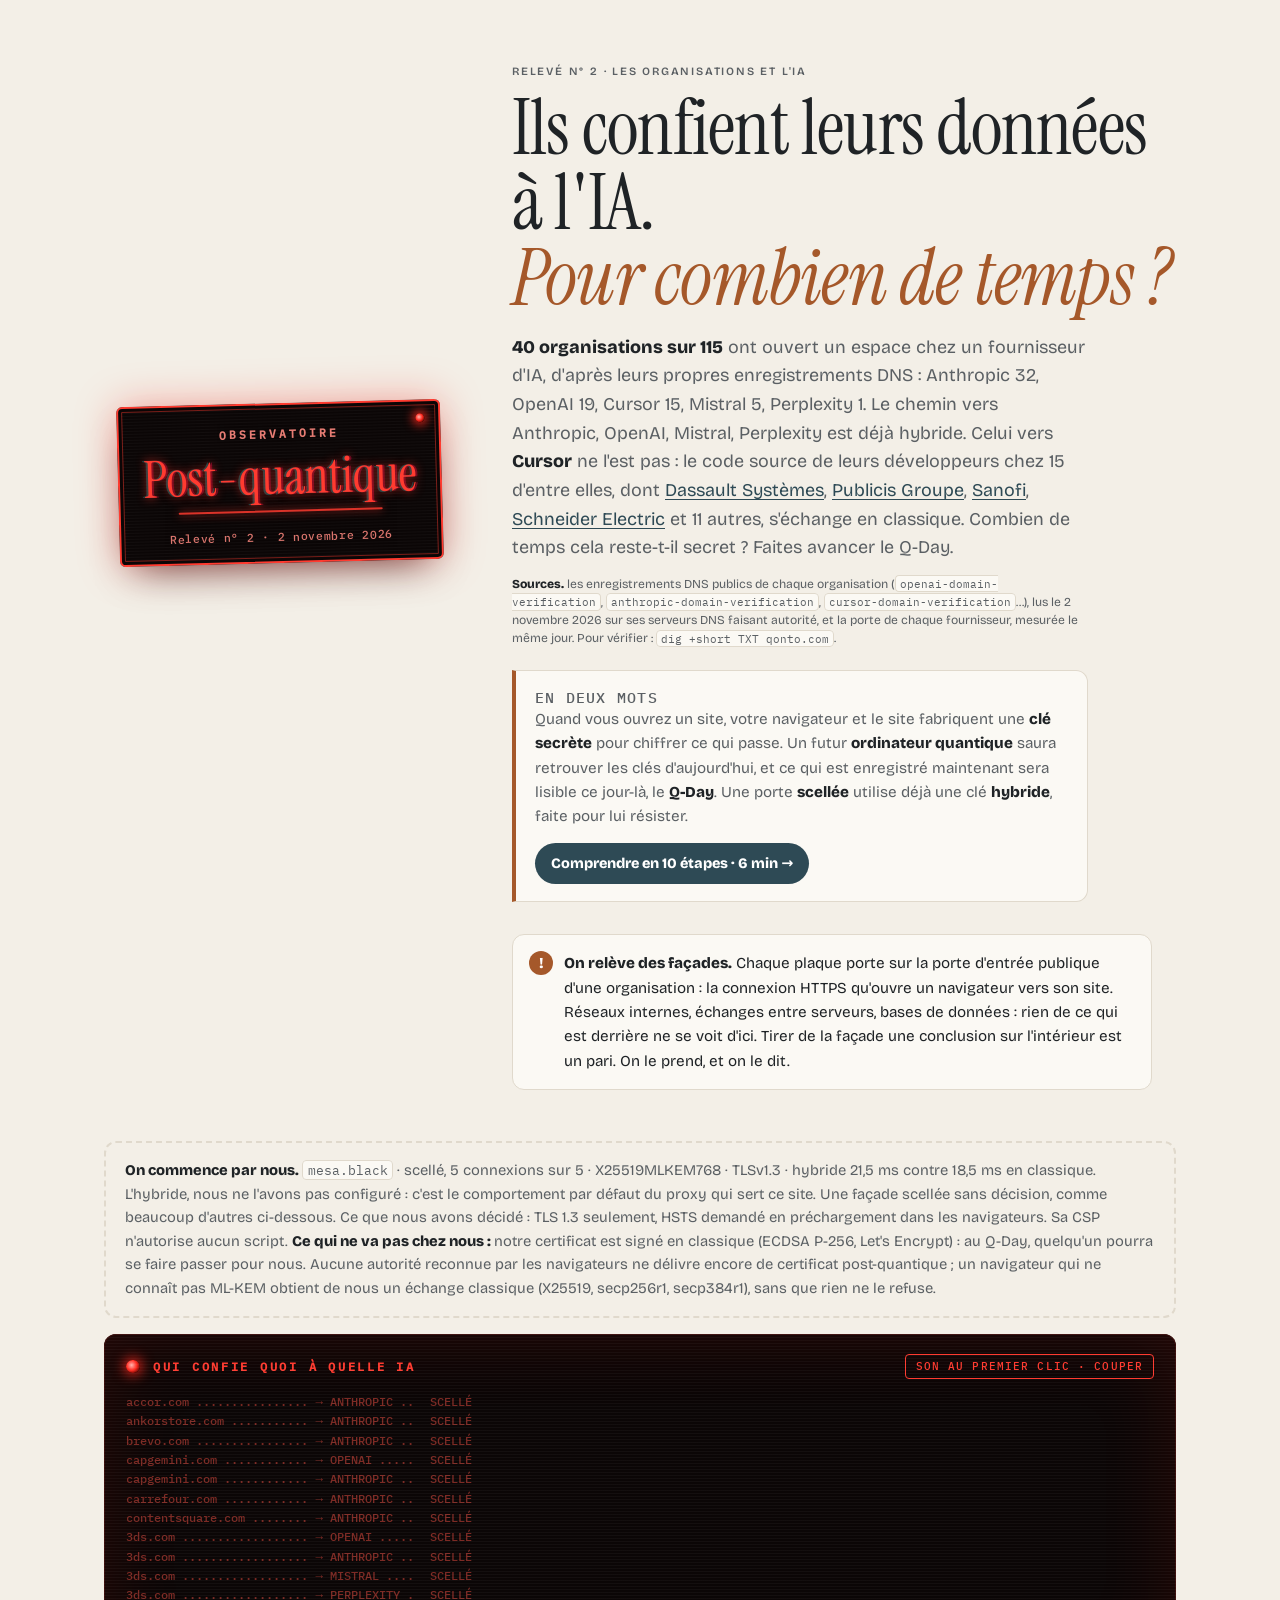
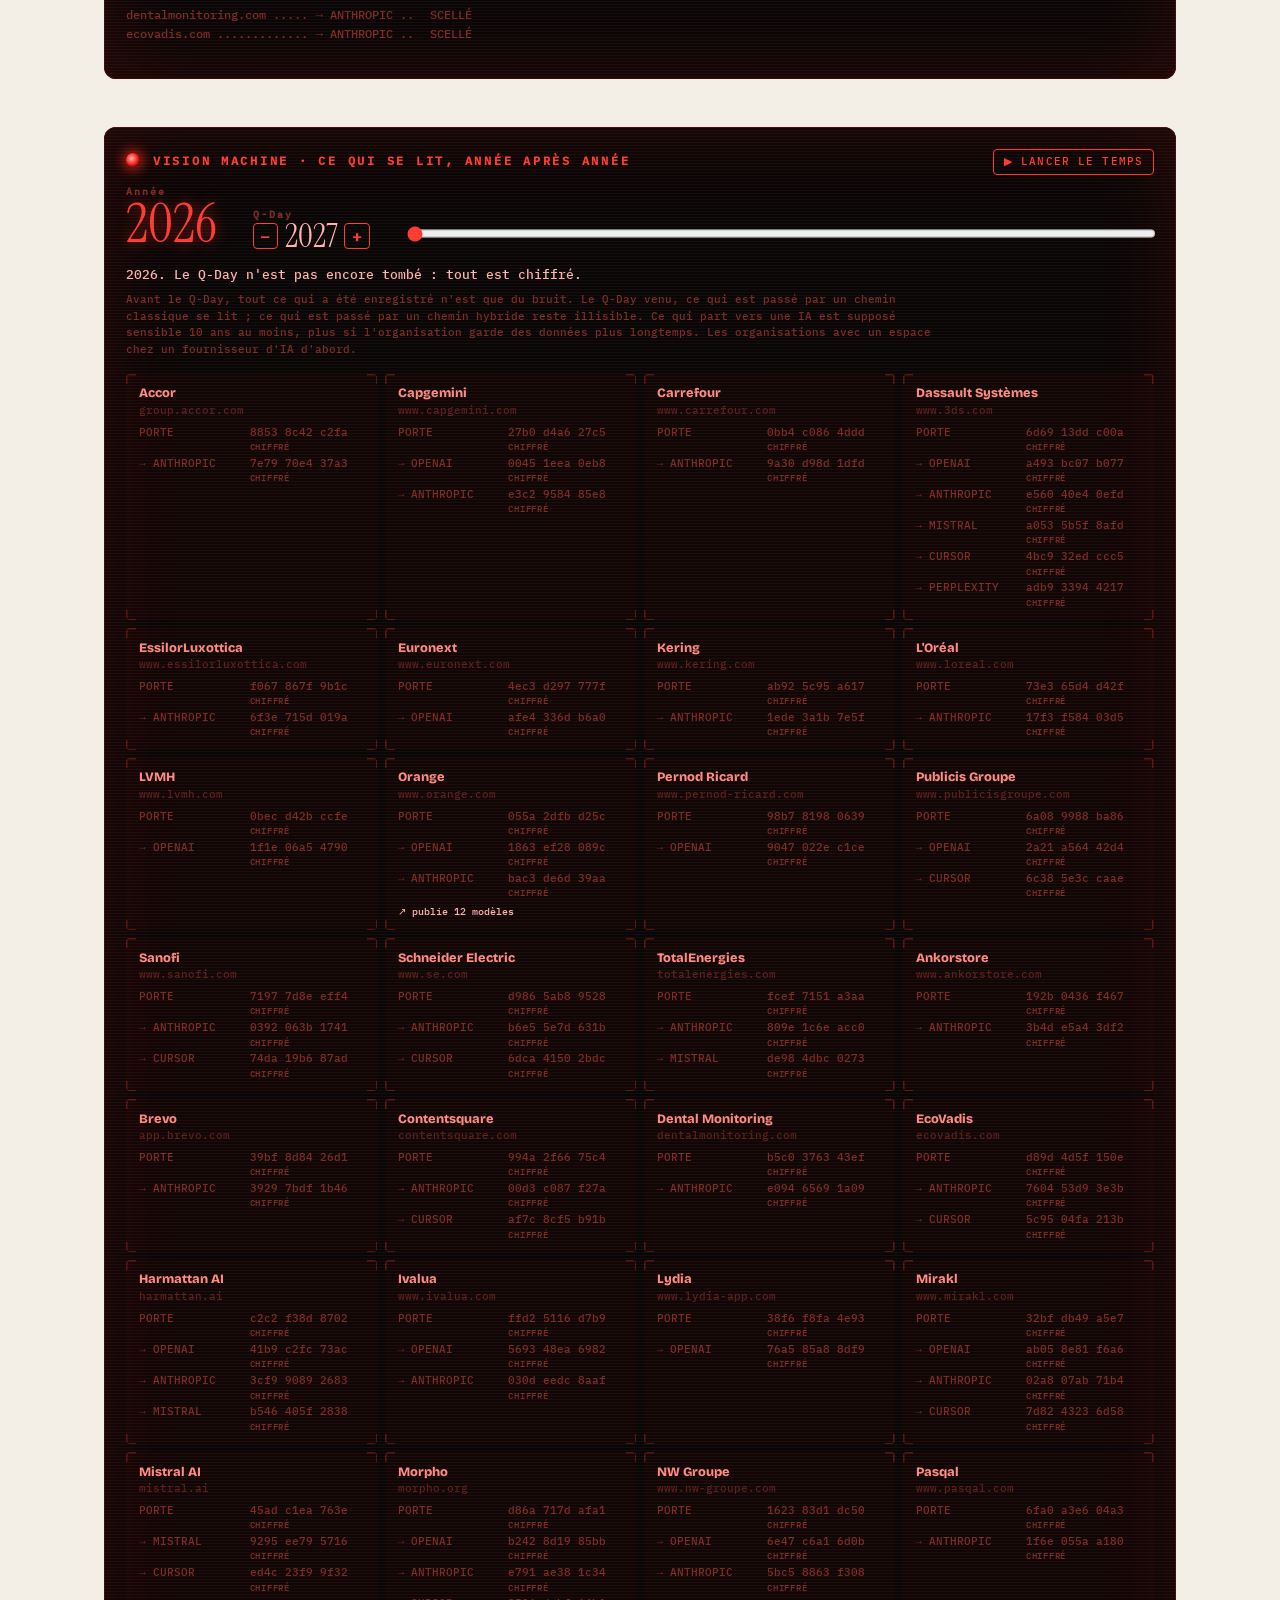
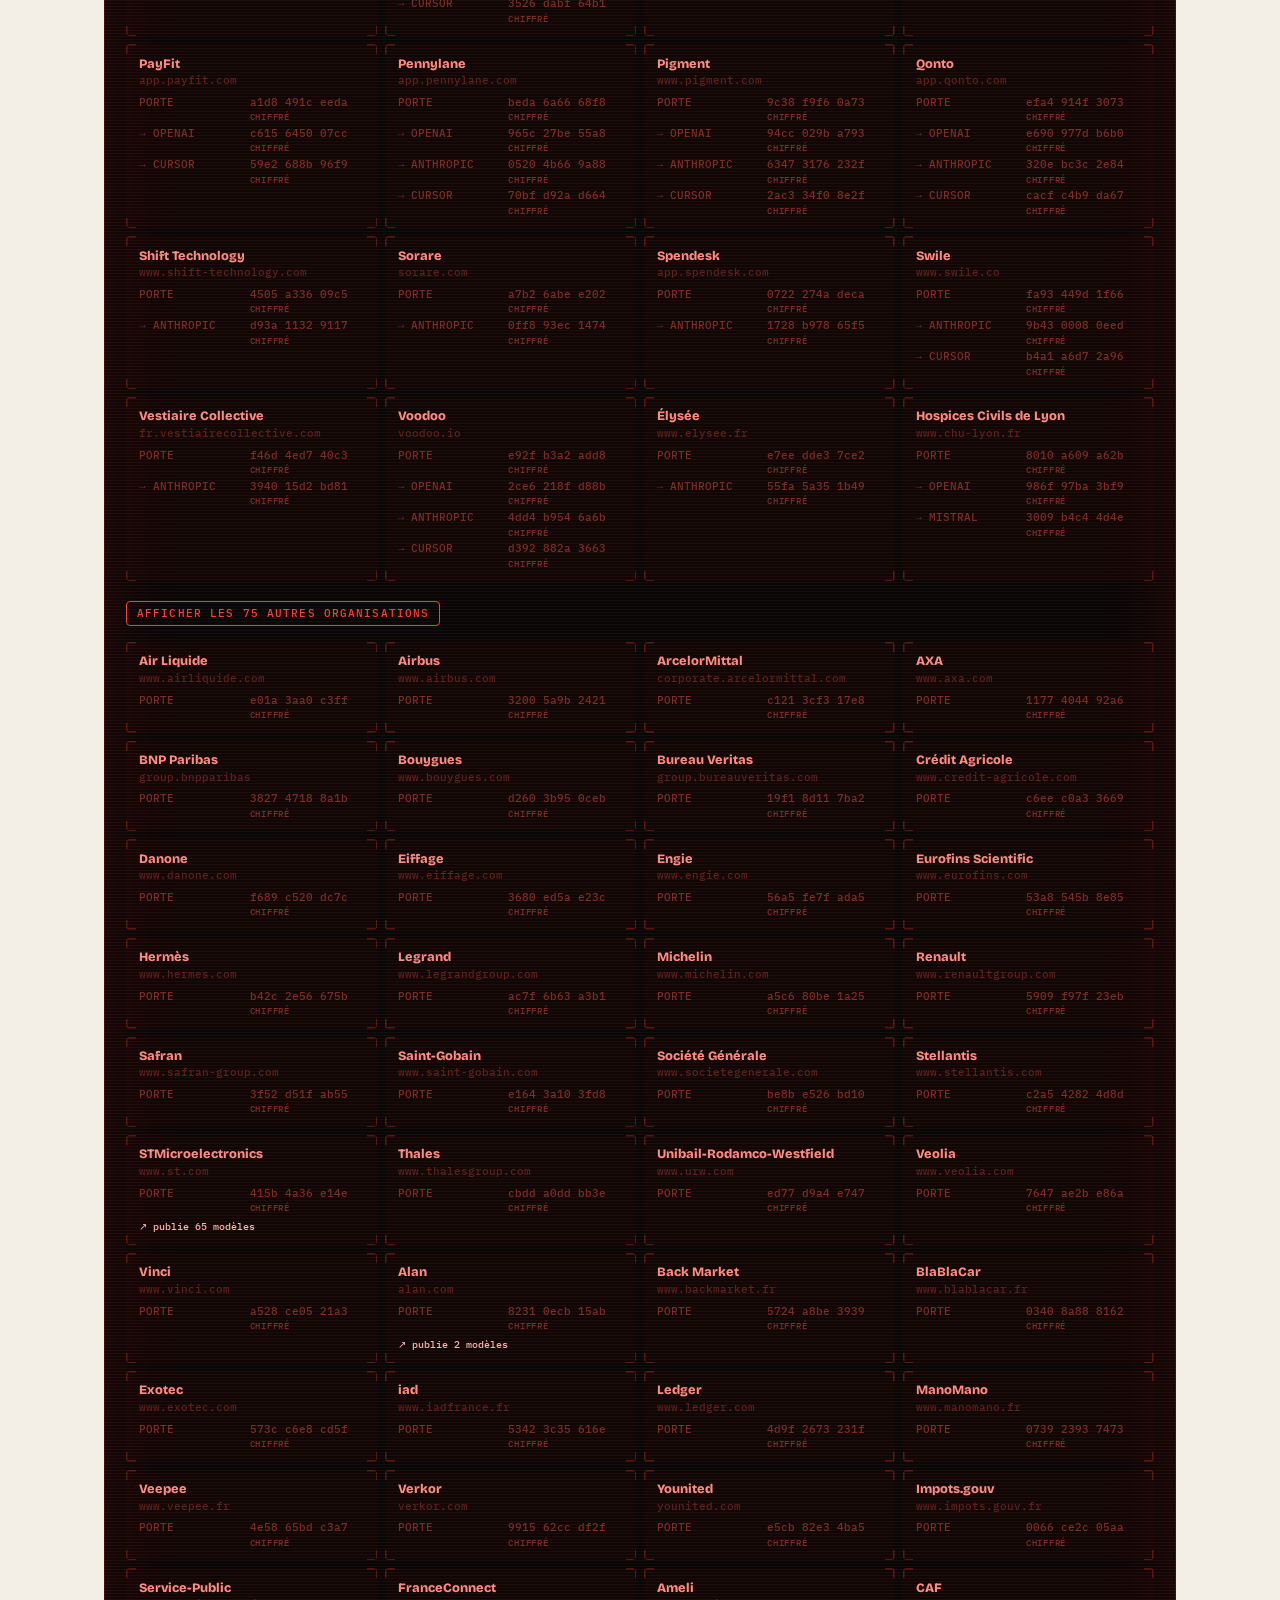
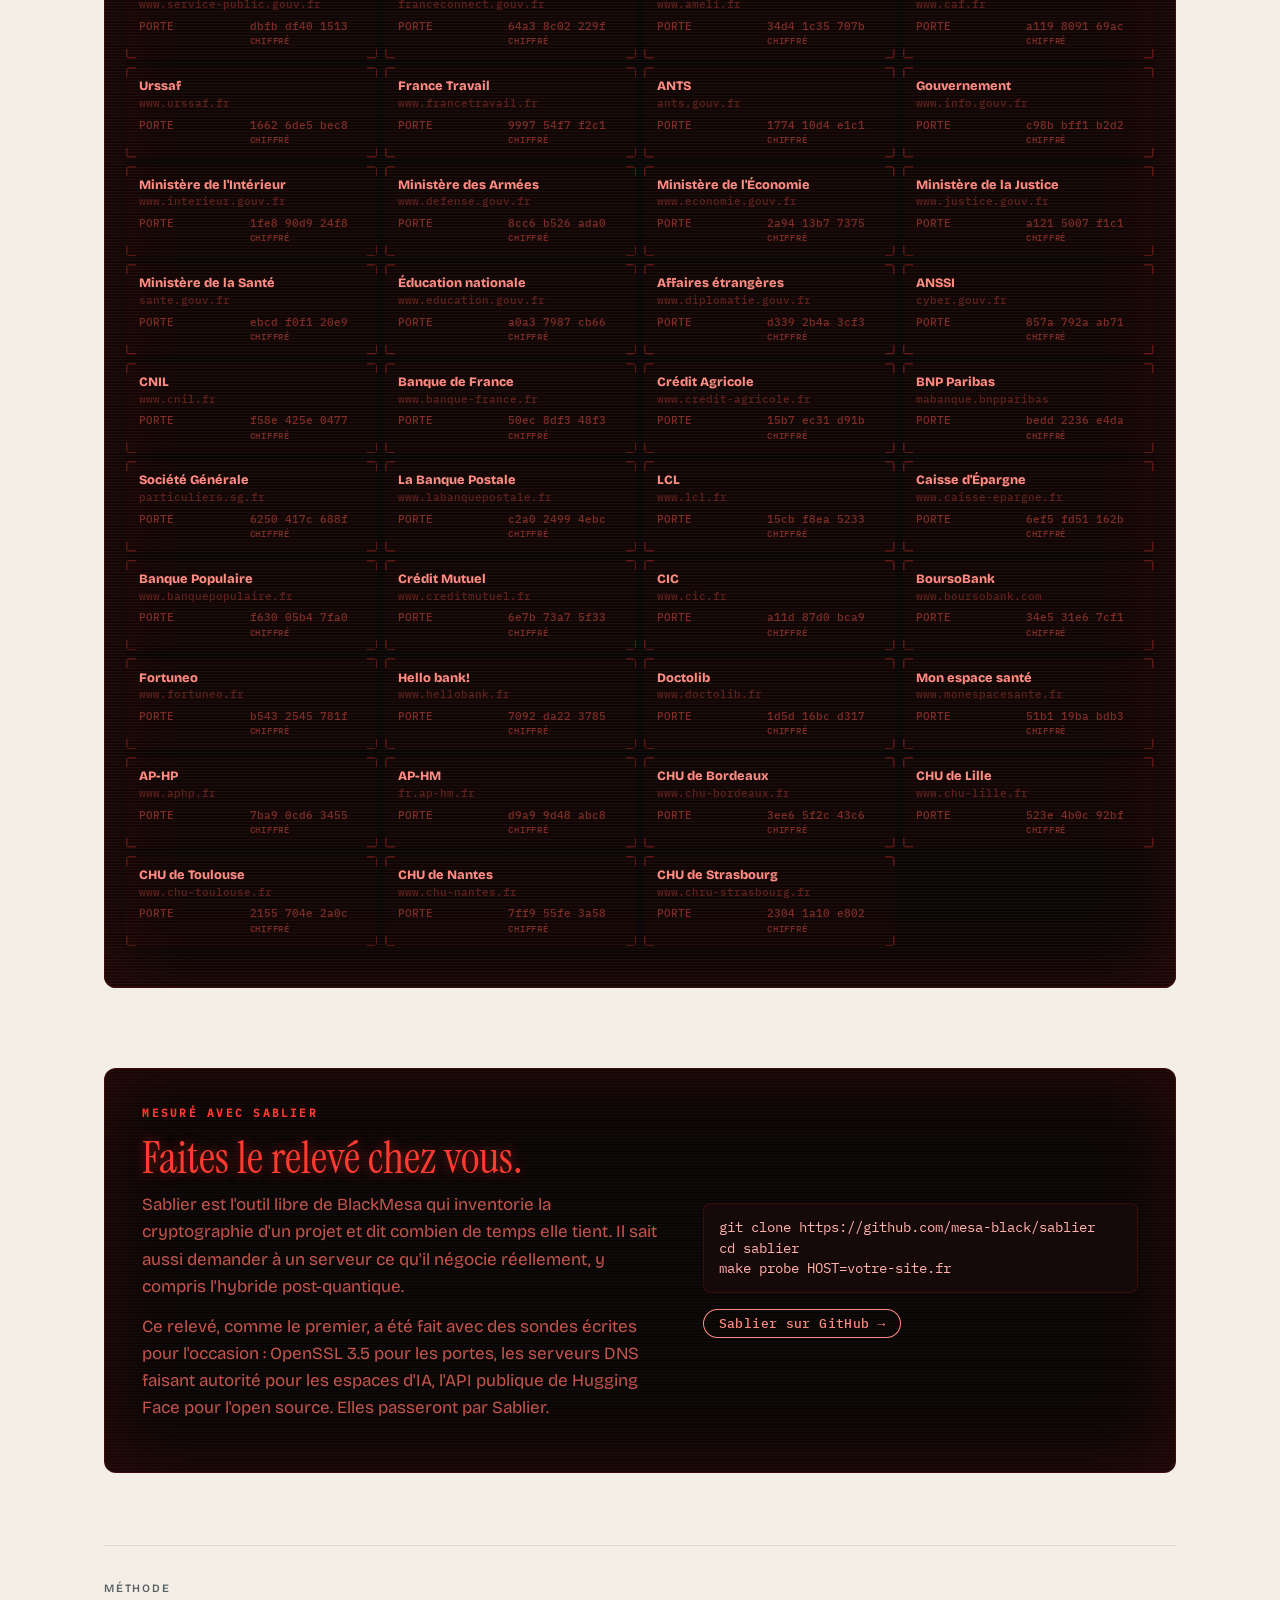
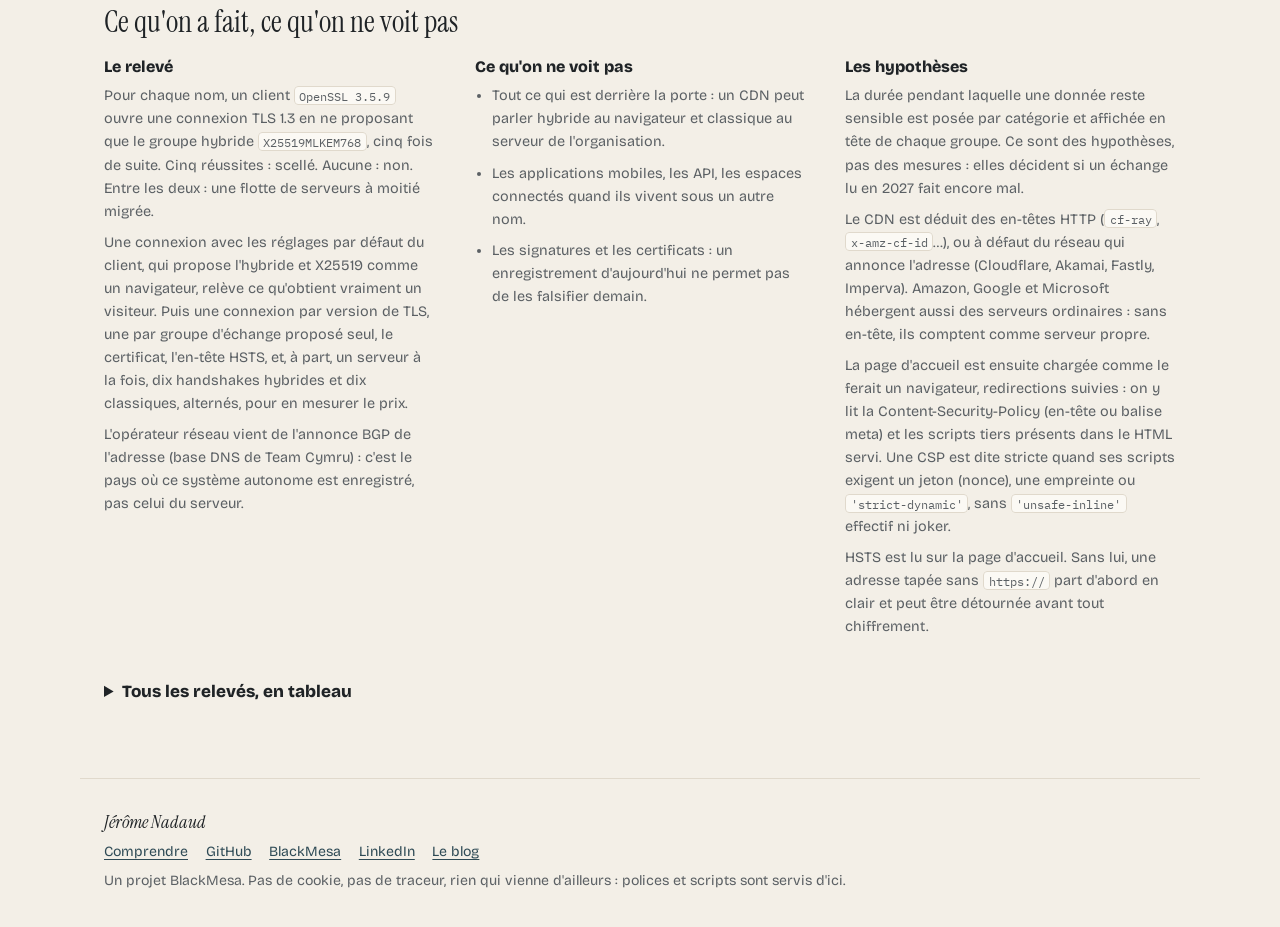
<file: site/index.html>
<!DOCTYPE html>
<html lang="fr">
<head>
<meta charset="UTF-8">
<meta name="viewport" content="width=device-width, initial-scale=1">
<title>Observatoire post-quantique</title>
<meta name="description" content="Chaque mois, ce que les portes d'entrée publiques des grandes organisations françaises laisseront lire le jour où un ordinateur quantique cassera l'échange de clés classique.">
<meta name="author" content="Jérôme Nadaud">
<meta name="referrer" content="no-referrer">
<link rel="preload" href="fonts/instrument-serif-400-normal.woff2" as="font" type="font/woff2" crossorigin>
<link rel="preload" href="fonts/bricolage-grotesque-400-normal.woff2" as="font" type="font/woff2" crossorigin>
<link rel="stylesheet" href="style.css">
<script src="data.js" defer></script>
<script src="app.js" defer></script>
</head>
<body>

<header class="wrap tete">
    <div class="plaque enseigne" role="img" aria-label="Observatoire post-quantique, relevé du mois">
        <span class="haut">Observatoire</span>
        <span class="nom">Post-quantique</span>
        <span class="bas" id="releve">Relevé n° 1</span>
    </div>
    <div>
        <p class="sur">Les portes d'entrée de la France, relevées chaque mois</p>
        <h1>Enregistré <em>aujourd'hui</em>, lu demain.</h1>
        <p class="chapo" id="chapo"></p>
        <aside class="deux-mots" aria-labelledby="deux-mots-titre">
            <p class="deux-mots-titre" id="deux-mots-titre">En deux mots</p>
            <p>Quand vous ouvrez un site, votre navigateur et le site fabriquent une <b>clé secrète</b> pour chiffrer ce qui passe. Un futur <b>ordinateur quantique</b> saura retrouver les clés d'aujourd'hui, et ce qui est enregistré maintenant sera lisible ce jour-là, le <b>Q-Day</b>. Une porte <b>scellée</b> utilise déjà une clé <b>hybride</b>, faite pour lui résister.</p>
            <a class="deux-mots-bouton" href="/comprendre">Comprendre en 10 étapes · 6 min →</a>
        </aside>
    </div>
    <p class="facade"><b>On relève des façades.</b> Chaque plaque porte sur la porte d'entrée publique d'une organisation : la connexion HTTPS qu'ouvre un navigateur vers son site. Réseaux internes, échanges entre serveurs, bases de données : rien de ce qui est derrière ne se voit d'ici. Tirer de la façade une conclusion sur l'intérieur est un pari. On le prend, et on le dit.</p>
</header>

<section class="wrap scan" id="scan" hidden aria-labelledby="scan-titre"></section>

<div class="wrap" id="atlas-bloc">
    <section class="atlas" aria-labelledby="atlas-titre">
        <p class="sur">Qui tient les portes</p>
        <h2 id="atlas-titre"></h2>
        <p class="atlas-texte" id="atlas-texte"></p>
        <div class="atlas-choix" role="group" aria-label="Relier les organisations à">
            <button type="button" class="choix" data-par="porte" aria-pressed="true">Qui répond à l'adresse</button>
            <button type="button" class="choix" data-par="ac" aria-pressed="false">Qui signe le certificat</button>
        </div>
        <figure class="atlas-cadre">
            <div id="atlas"></div>
            <figcaption class="atlas-legende">
                <span><i class="pastille scelle"></i>Scellé</span>
                <span><i class="pastille partie"></i>En partie</span>
                <span><i class="pastille ouvert"></i>Classique</span>
                <span><i class="part"></i>Part scellée de l'entreprise</span>
                <span>Chaque point ouvre la fiche de l'organisation.</span>
            </figcaption>
        </figure>
        <details class="atlas-liste">
            <summary>La carte en liste</summary>
            <div id="atlas-liste"></div>
        </details>

    </section>
</div>

<section class="machine" aria-label="Choisir l'année du Q-Day">
    <div class="wrap machine-in">
        <div>
            <p class="sur">Q-Day</p>
            <output class="annee" id="annee" for="q">2035</output>
        </div>
        <div class="curseur">
            <label for="q">L'année où un ordinateur quantique saura casser l'échange de clés classique. Personne ne la connaît : choisissez-la.</label>
            <input type="range" id="q" min="2027" max="2050" step="1" value="2035">
            <div class="reperes" aria-hidden="true"><span>2027</span><span>2035 · NIST</span><span>2050</span></div>
            <p class="curseur-note" id="curseur-note"></p>
        </div>
        <div class="tampon" aria-live="polite" title="Organisations dont un échange enregistré aujourd'hui serait lisible cette année-là, alors qu'il est encore sensible">
            <div><span class="n" id="expose">0</span><span class="quoi" id="expose-quoi">exposées</span></div>
        </div>
    </div>
</section>

<div class="wrap reglages">
    <label class="bascule"><input type="checkbox" id="les-leurs"> Qui a fait le travail ? Écarter les portes prêtées par un CDN</label>
    <div class="legende" aria-hidden="true">
        <span><i class="pastille scelle"></i>Scellé</span>
        <span><i class="pastille partie"></i>En partie</span>
        <span><i class="pastille ouvert"></i>Lisible, encore sensible</span>
        <span><i class="pastille perime"></i>Lisible, plus sensible</span>
        <span><i class="pastille voile"></i>Gris : part de la durée de sensibilité écoulée au Q-Day</span>
    </div>
</div>

<section class="wrap vision" id="vision" hidden aria-labelledby="vision-titre"></section>

<main class="wrap">
    <p class="nous" id="nous"></p>
    <div id="groupes"></div>

    <section class="analyses" aria-label="Qui tient les portes, en détail">
        <div class="qui">
        <h3 id="qui-titre"></h3>
        <p id="qui-texte"></p>
        <div class="barres" id="barres"></div>
    </div>

    <div class="qui souverain">
        <p class="sur">Souveraineté</p>
        <h3 id="droit-titre"></h3>
        <p id="droit-texte"></p>
        <div class="barres" id="droit-barres"></div>
        <ul class="droit-groupes" id="droit-groupes"></ul>
        <p class="droit-note" id="droit-note"></p>
    </div>

    <div class="qui dans-la-page">
        <p class="sur">Dans la page</p>
        <h3 id="csp-titre"></h3>
        <p id="csp-texte"></p>
        <div class="barres" id="csp-barres"></div>
        <h4 class="csp-sous">Ce que chargent les pages d'accueil</h4>
        <ul class="tiers" id="csp-tiers"></ul>
        <p class="droit-note" id="csp-note"></p>
    </div>
    </section>

    <section class="chiffres" aria-labelledby="chiffres-titre">
        <p class="sur">Au-delà de l'hybride</p>
        <h2 id="chiffres-titre">Le relevé, en chiffres</h2>
        <ul class="grille-chiffres" id="chiffres"></ul>
    </section>

    <section class="plaque sablier" aria-labelledby="sablier-titre">
        <div>
            <p class="sur">Mesuré avec Sablier</p>
            <h2 id="sablier-titre">Faites le relevé chez vous.</h2>
            <p>Sablier est l'outil libre de BlackMesa qui inventorie la cryptographie d'un projet et dit combien de temps elle tient. Il sait aussi demander à un serveur ce qu'il négocie réellement, y compris l'hybride post-quantique.</p>
            <p id="sablier-sonde">Ce premier relevé a été fait avec une sonde OpenSSL 3.5 écrite pour l'occasion ; les suivants passeront par Sablier.</p>
        </div>
        <div>
            <pre><code>git clone https://github.com/mesa-black/sablier
cd sablier
make probe HOST=votre-site.fr</code></pre>
            <a class="bouton" href="https://github.com/mesa-black/sablier" rel="noopener">Sablier sur GitHub <span aria-hidden="true">→</span></a>
        </div>
    </section>

    <section class="methode" aria-labelledby="methode-titre">
        <p class="sur">Méthode</p>
        <h2 id="methode-titre">Ce qu'on a fait, ce qu'on ne voit pas</h2>
        <div class="colonnes">
            <div>
                <h3>Le relevé</h3>
                <p>Pour chaque nom, un client <code>OpenSSL 3.5.9</code> ouvre une connexion TLS 1.3 en ne proposant que le groupe hybride <code>X25519MLKEM768</code>, cinq fois de suite. Cinq réussites : scellé. Aucune : non. Entre les deux : une flotte de serveurs à moitié migrée.</p>
                <p>Une connexion avec les réglages par défaut du client, qui propose l'hybride et X25519 comme un navigateur, relève ce qu'obtient vraiment un visiteur. Puis une connexion par version de TLS, une par groupe d'échange proposé seul, le certificat, l'en-tête HSTS, et, à part, un serveur à la fois, dix handshakes hybrides et dix classiques, alternés, pour en mesurer le prix.</p>
                <p>L'opérateur réseau vient de l'annonce BGP de l'adresse (base DNS de Team Cymru) : c'est le pays où ce système autonome est enregistré, pas celui du serveur.</p>
            </div>
            <div>
                <h3>Ce qu'on ne voit pas</h3>
                <ul>
                    <li>Tout ce qui est derrière la porte : un CDN peut parler hybride au navigateur et classique au serveur de l'organisation.</li>
                    <li>Les applications mobiles, les API, les espaces connectés quand ils vivent sous un autre nom.</li>
                    <li>Les signatures et les certificats : un enregistrement d'aujourd'hui ne permet pas de les falsifier demain.</li>
                </ul>
            </div>
            <div>
                <h3>Les hypothèses</h3>
                <p>La durée pendant laquelle une donnée reste sensible est posée par catégorie et affichée en tête de chaque groupe. Ce sont des hypothèses, pas des mesures : elles décident si un échange lu en <span class="annee-ref">2035</span> fait encore mal.</p>
                <p>Le CDN est déduit des en-têtes HTTP (<code>cf-ray</code>, <code>x-amz-cf-id</code>…), ou à défaut du réseau qui annonce l'adresse (Cloudflare, Akamai, Fastly, Imperva). Amazon, Google et Microsoft hébergent aussi des serveurs ordinaires : sans en-tête, ils comptent comme serveur propre.</p>
                <p>La page d'accueil est ensuite chargée comme le ferait un navigateur, redirections suivies : on y lit la Content-Security-Policy (en-tête ou balise meta) et les scripts tiers présents dans le HTML servi. Une CSP est dite stricte quand ses scripts exigent un jeton (nonce), une empreinte ou <code>'strict-dynamic'</code>, sans <code>'unsafe-inline'</code> effectif ni joker.</p>
                <p>HSTS est lu sur la page d'accueil. Sans lui, une adresse tapée sans <code>https://</code> part d'abord en clair et peut être détournée avant tout chiffrement.</p>
            </div>
        </div>
        <details>
            <summary>Tous les relevés, en tableau</summary>
            <div class="defile"><table id="tableau"></table></div>
        </details>
    </section>
</main>

<dialog class="fiche" id="fiche">
    <button type="button" class="fiche-fermer" id="fiche-fermer" aria-label="Fermer la fiche">×</button>
    <div id="fiche-corps"></div>
</dialog>

<footer class="wrap pied">
    <p class="signe">Jérôme Nadaud</p>
    <p class="liens">
        <a href="/comprendre">Comprendre</a>
        <a href="https://github.com/jnadaud" rel="noopener me">GitHub</a>
        <a href="https://github.com/mesa-black" rel="noopener">BlackMesa</a>
        <a href="https://www.linkedin.com/in/jeromenadaud" rel="noopener me">LinkedIn</a>
        <a href="https://mesa.black/" rel="noopener">Le blog</a>
    </p>
    <p>Un projet BlackMesa. Pas de cookie, pas de traceur, rien qui vienne d'ailleurs : polices et scripts sont servis d'ici.</p>
</footer>
</body>
</html>
</file>
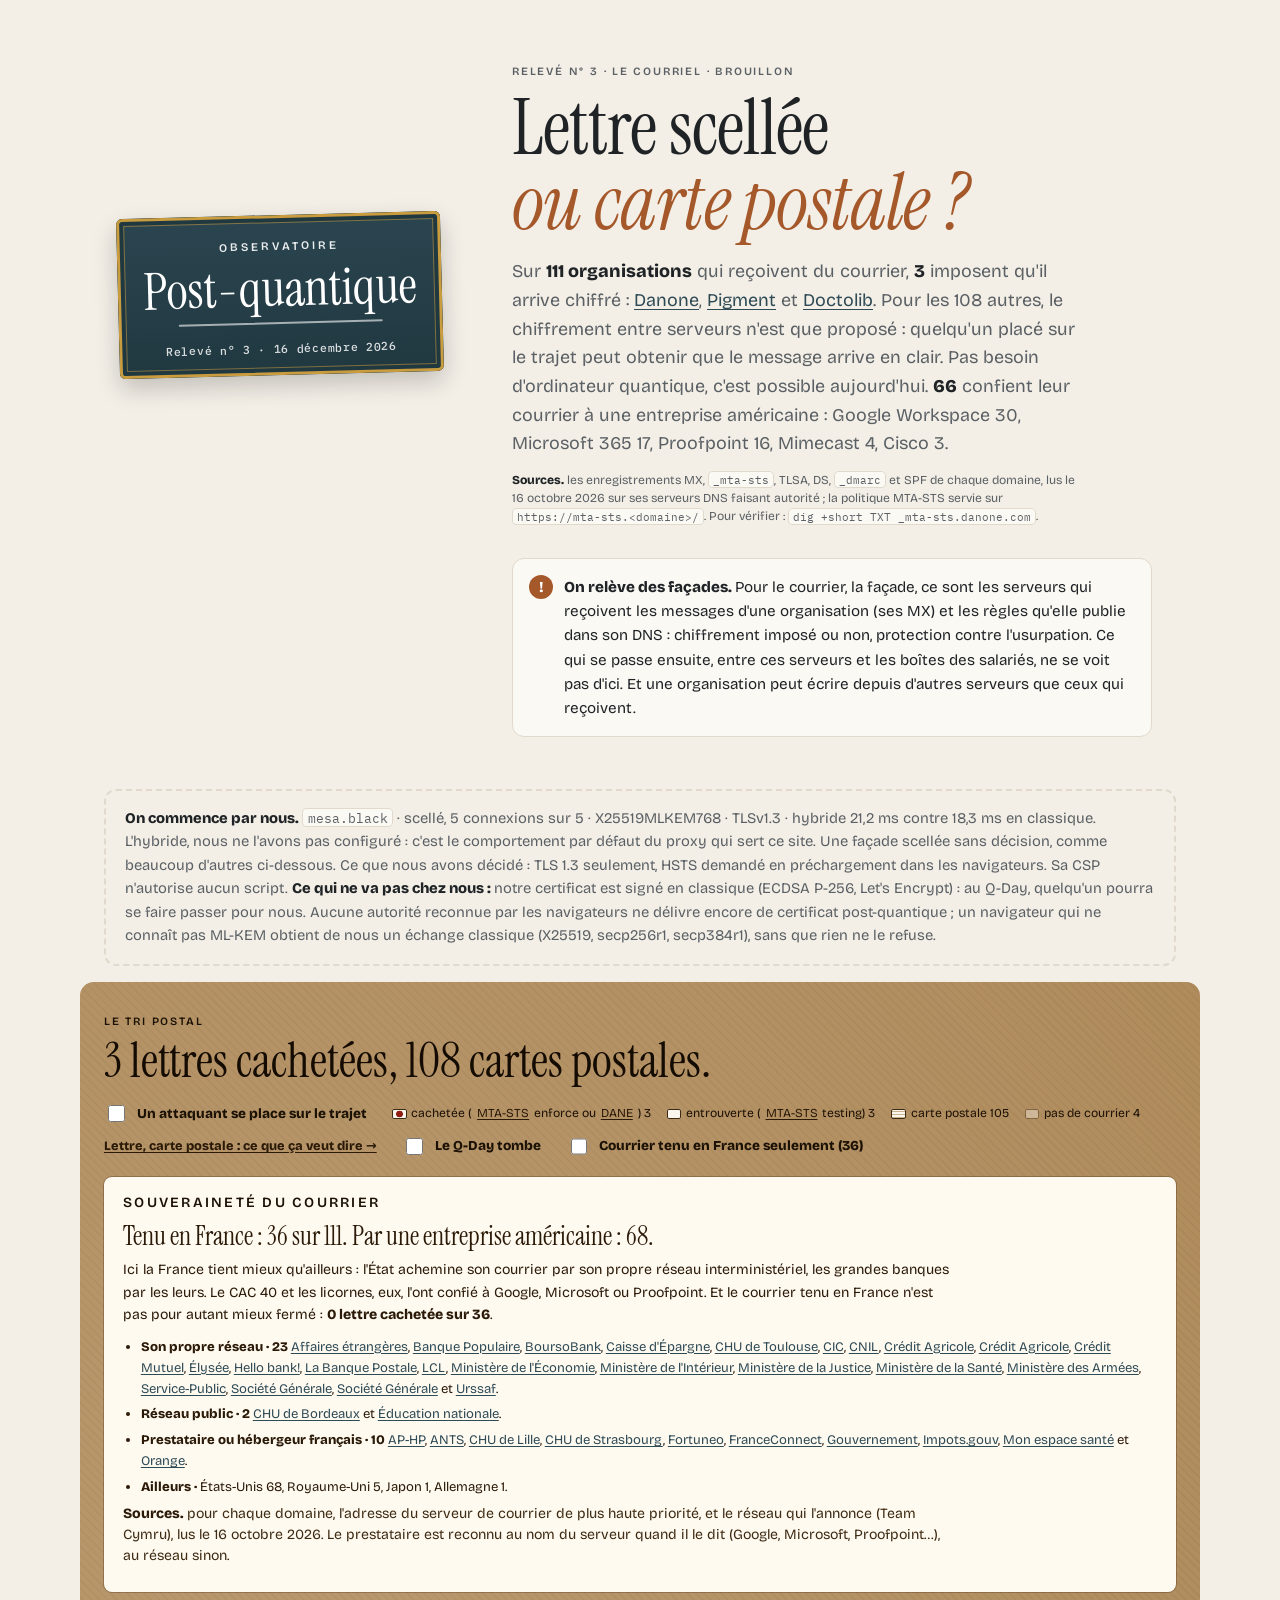
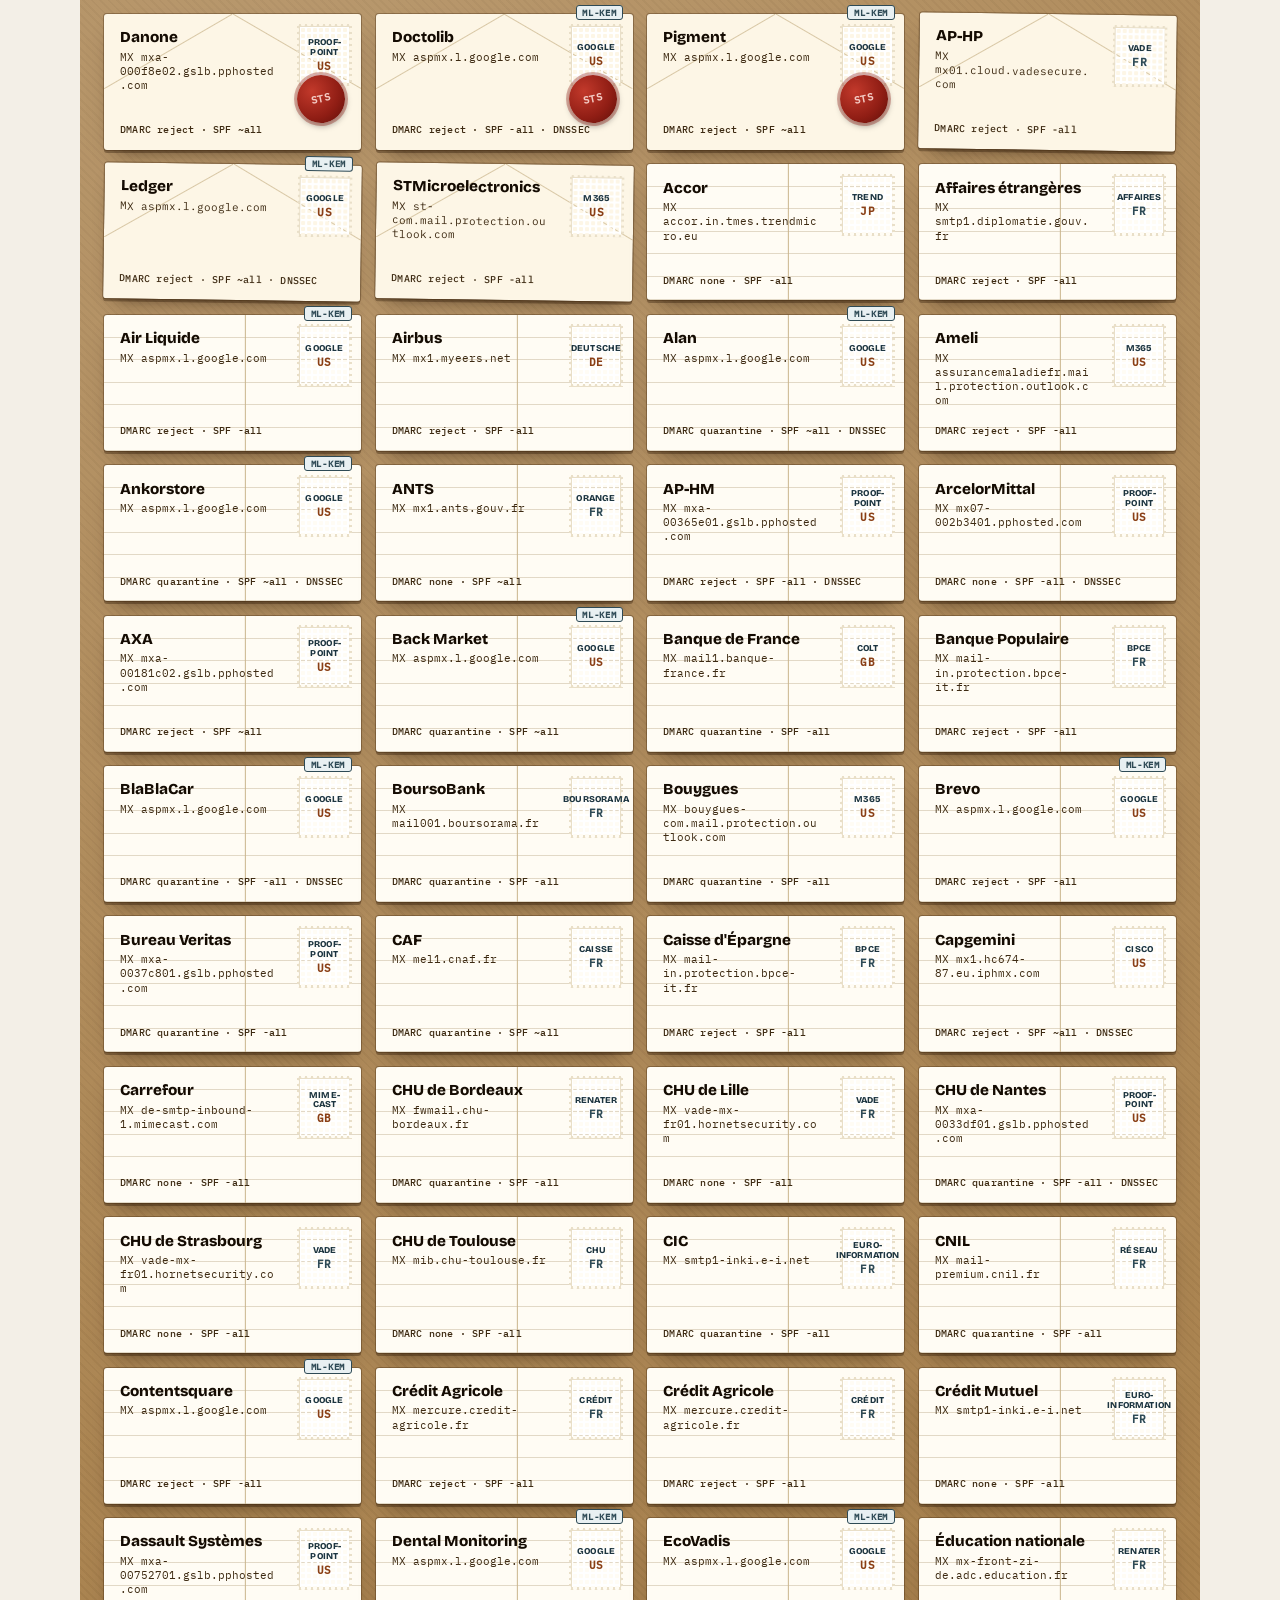
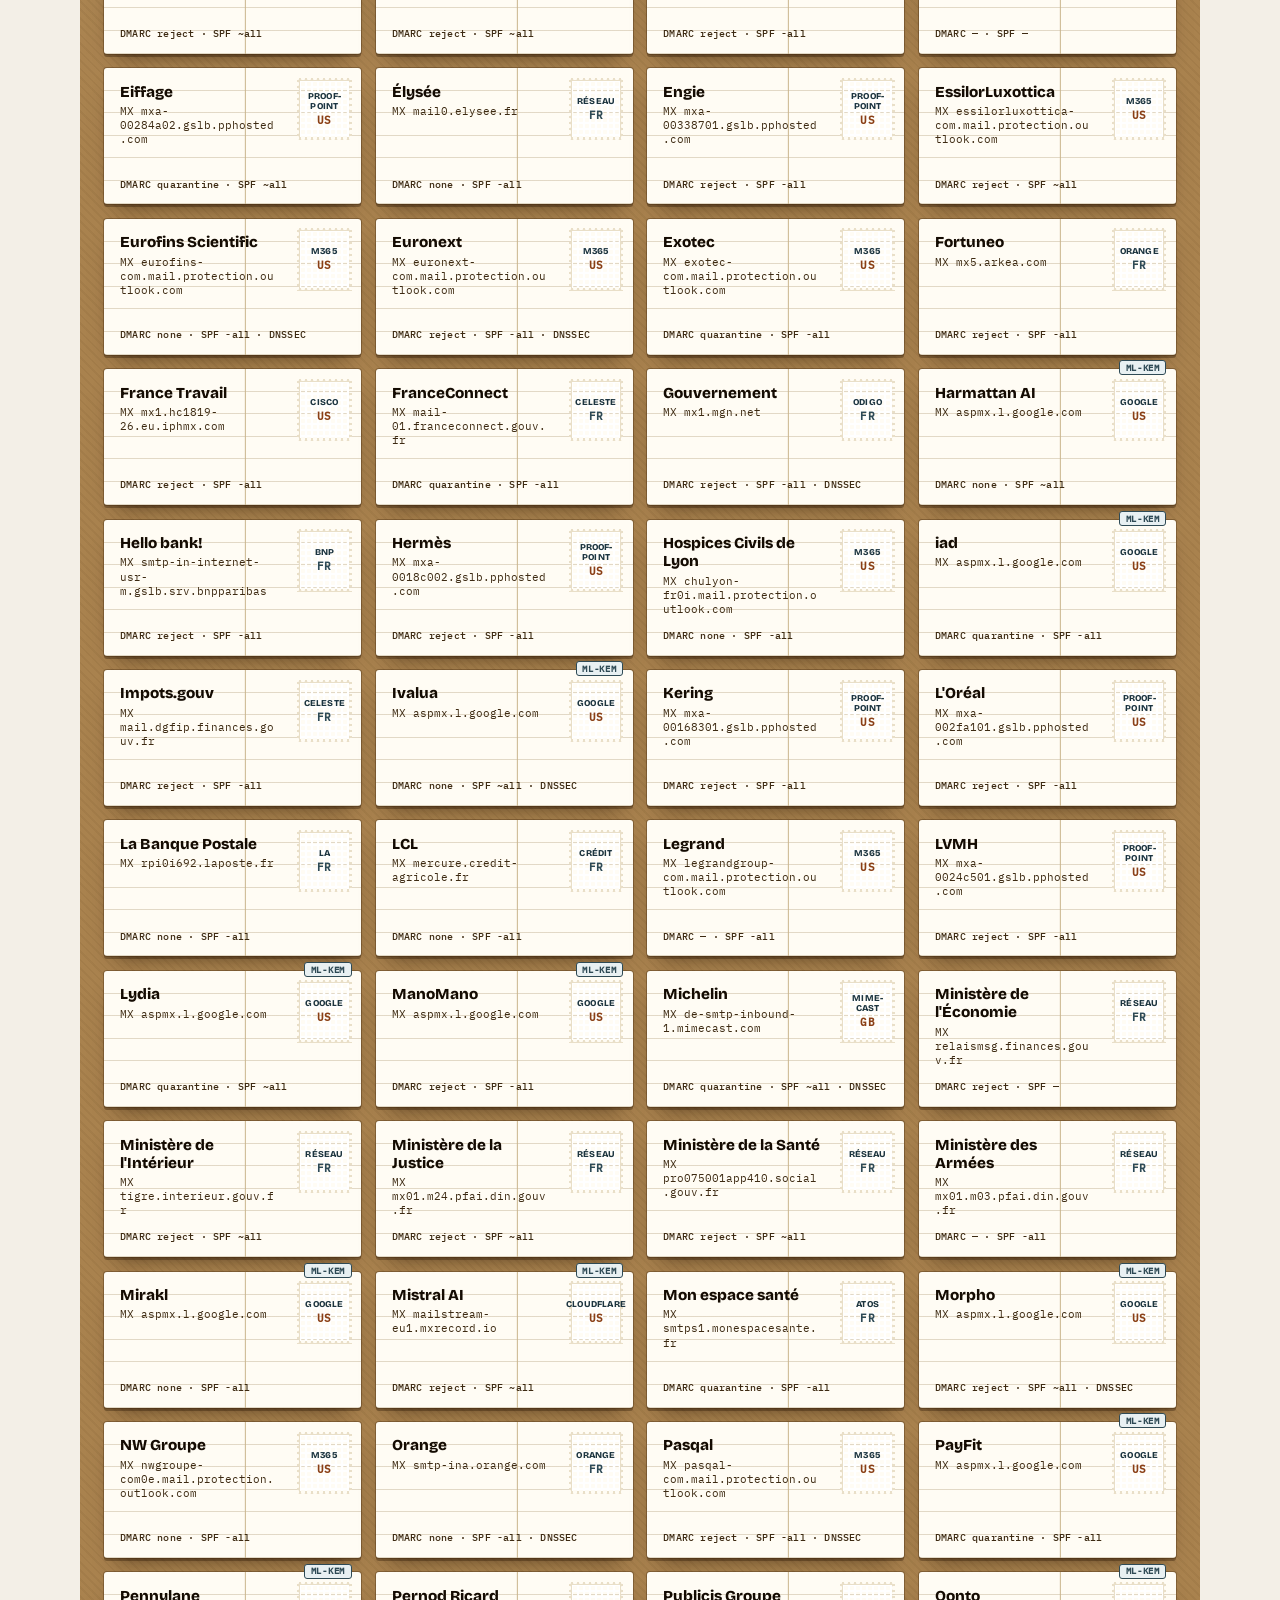
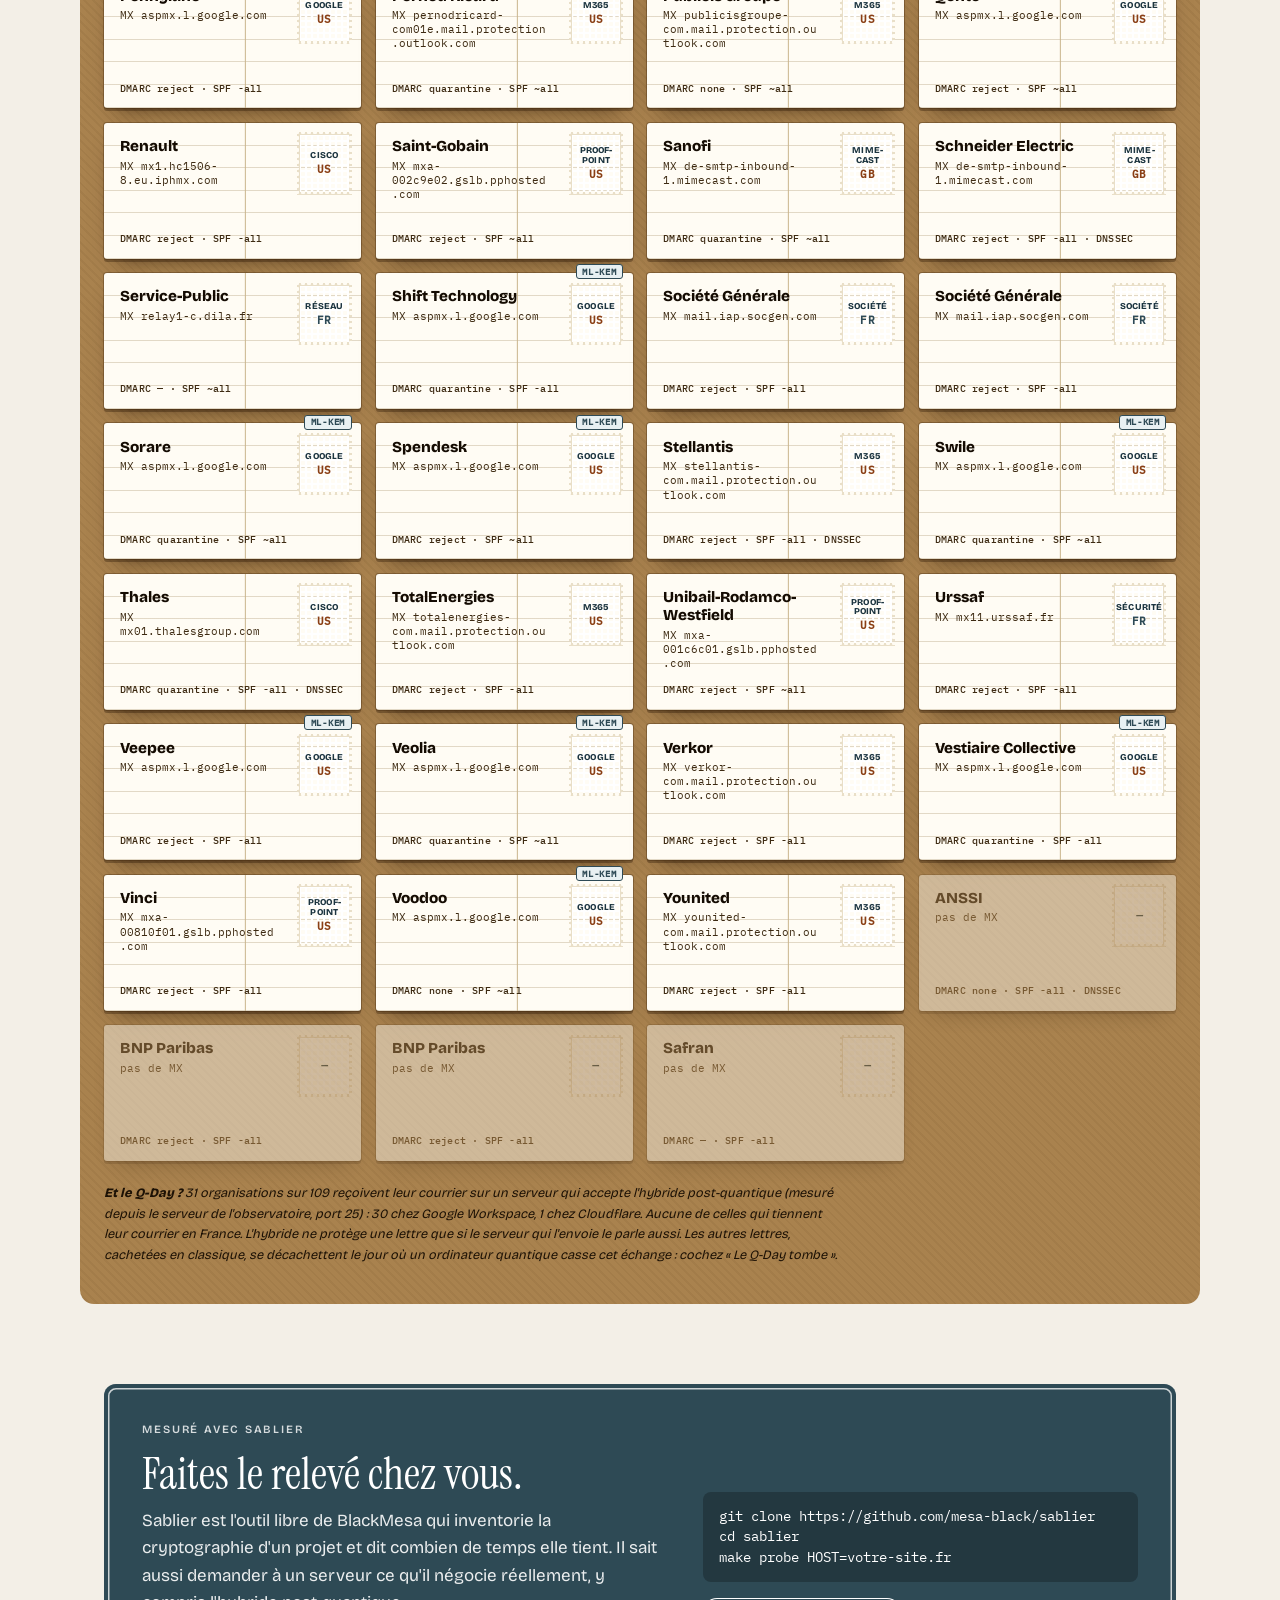
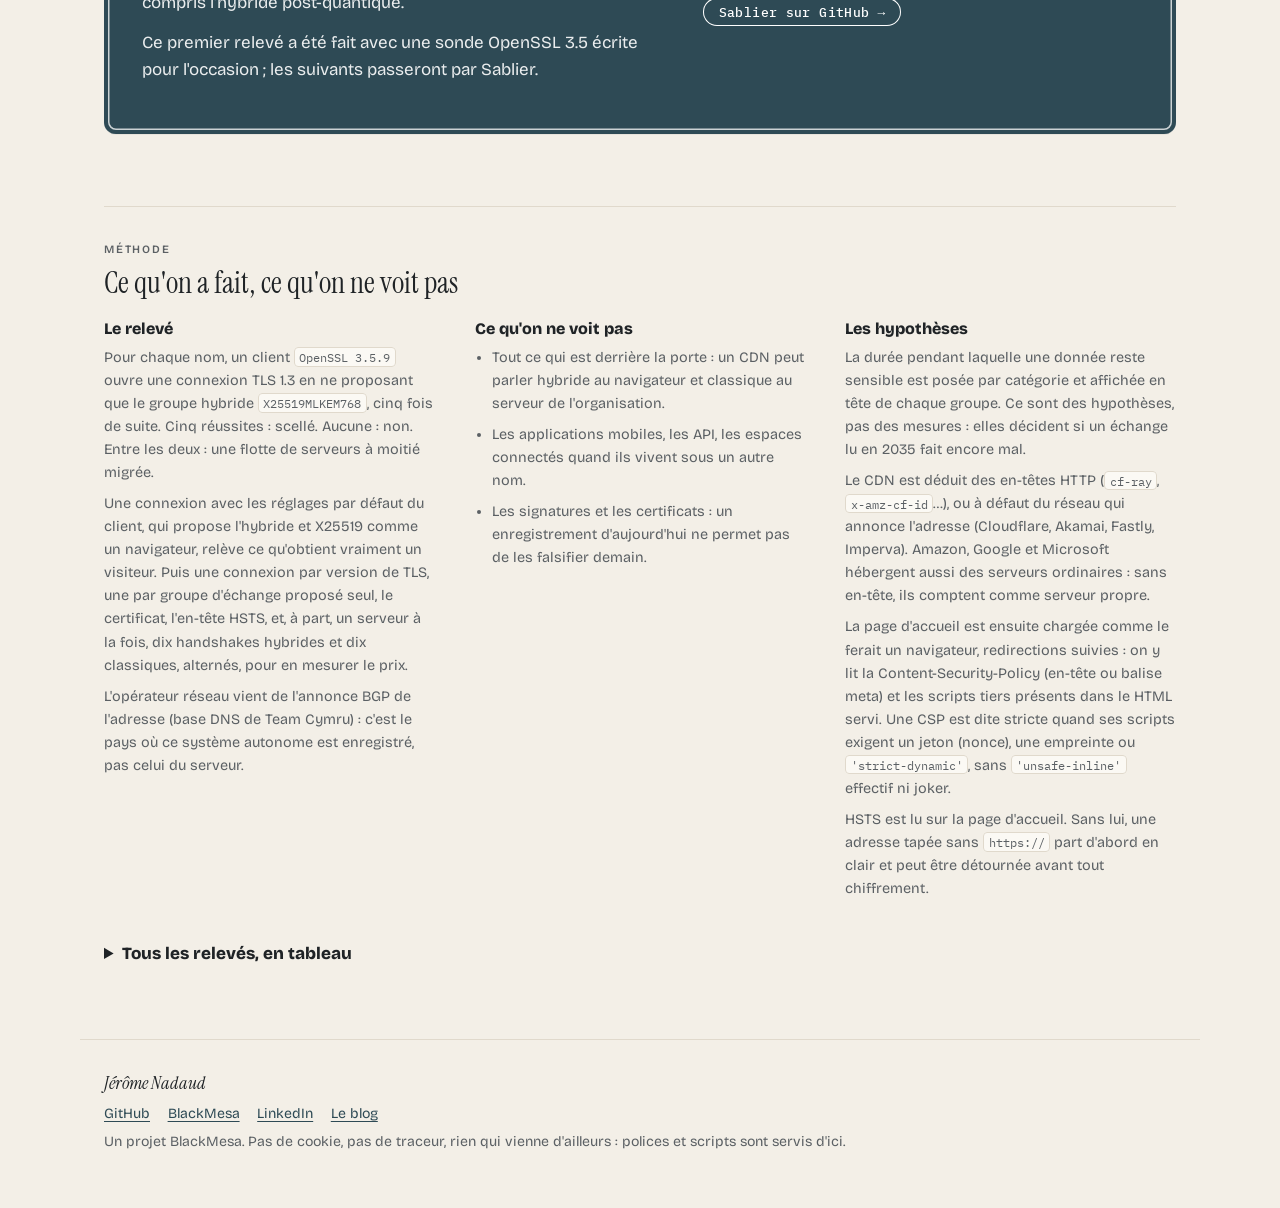
<file: site/releve-3.html>
<!DOCTYPE html>
<html lang="fr">
<head>
<meta charset="UTF-8">
<meta name="viewport" content="width=device-width, initial-scale=1">
<title>Observatoire post-quantique</title>
<meta name="description" content="Chaque mois, ce que les portes d'entrée publiques des grandes organisations françaises laisseront lire le jour où un ordinateur quantique cassera l'échange de clés classique.">
<meta name="author" content="Jérôme Nadaud">
<meta name="referrer" content="no-referrer">
<link rel="preload" href="fonts/instrument-serif-400-normal.woff2" as="font" type="font/woff2" crossorigin>
<link rel="preload" href="fonts/bricolage-grotesque-400-normal.woff2" as="font" type="font/woff2" crossorigin>
<link rel="stylesheet" href="style.css">
<script src="data-2026-10-16-r3.js" defer></script>
<script src="app.js" defer></script>
</head>
<body>

<header class="wrap tete">
    <div class="plaque enseigne" role="img" aria-label="Observatoire post-quantique, relevé du mois">
        <span class="haut">Observatoire</span>
        <span class="nom">Post-quantique</span>
        <span class="bas" id="releve">Relevé n° 1</span>
    </div>
    <div>
        <p class="sur">Les portes d'entrée de la France, relevées chaque mois</p>
        <h1>Enregistré <em>aujourd'hui</em>, lu demain.</h1>
        <p class="chapo" id="chapo"></p>
    </div>
    <p class="facade"><b>On relève des façades.</b> Chaque plaque porte sur la porte d'entrée publique d'une organisation : la connexion HTTPS qu'ouvre un navigateur vers son site. Réseaux internes, échanges entre serveurs, bases de données : rien de ce qui est derrière ne se voit d'ici. Tirer de la façade une conclusion sur l'intérieur est un pari. On le prend, et on le dit.</p>
</header>

<section class="wrap scan" id="scan" hidden aria-labelledby="scan-titre"></section>

<div class="wrap" id="atlas-bloc">
    <section class="atlas" aria-labelledby="atlas-titre">
        <p class="sur">Qui tient les portes</p>
        <h2 id="atlas-titre"></h2>
        <p class="atlas-texte" id="atlas-texte"></p>
        <div class="atlas-choix" role="group" aria-label="Relier les organisations à">
            <button type="button" class="choix" data-par="porte" aria-pressed="true">Qui répond à l'adresse</button>
            <button type="button" class="choix" data-par="ac" aria-pressed="false">Qui signe le certificat</button>
        </div>
        <figure class="atlas-cadre">
            <div id="atlas"></div>
            <figcaption class="atlas-legende">
                <span><i class="pastille scelle"></i>Scellé</span>
                <span><i class="pastille partie"></i>En partie</span>
                <span><i class="pastille ouvert"></i>Classique</span>
                <span><i class="part"></i>Part scellée de l'entreprise</span>
                <span>Chaque point ouvre la fiche de l'organisation.</span>
            </figcaption>
        </figure>
        <details class="atlas-liste">
            <summary>La carte en liste</summary>
            <div id="atlas-liste"></div>
        </details>

    </section>
</div>

<section class="machine" aria-label="Choisir l'année du Q-Day">
    <div class="wrap machine-in">
        <div>
            <p class="sur">Q-Day</p>
            <output class="annee" id="annee" for="q">2035</output>
        </div>
        <div class="curseur">
            <label for="q">L'année où un ordinateur quantique saura casser l'échange de clés classique. Personne ne la connaît : choisissez-la.</label>
            <input type="range" id="q" min="2027" max="2050" step="1" value="2035">
            <div class="reperes" aria-hidden="true"><span>2027</span><span>2035 · NIST</span><span>2050</span></div>
            <p class="curseur-note" id="curseur-note"></p>
        </div>
        <div class="tampon" aria-live="polite" title="Organisations dont un échange enregistré aujourd'hui serait lisible cette année-là, alors qu'il est encore sensible">
            <div><span class="n" id="expose">0</span><span class="quoi" id="expose-quoi">exposées</span></div>
        </div>
    </div>
</section>

<div class="wrap reglages">
    <label class="bascule"><input type="checkbox" id="les-leurs"> Qui a fait le travail ? Écarter les portes prêtées par un CDN</label>
    <div class="legende" aria-hidden="true">
        <span><i class="pastille scelle"></i>Scellé</span>
        <span><i class="pastille partie"></i>En partie</span>
        <span><i class="pastille ouvert"></i>Lisible, encore sensible</span>
        <span><i class="pastille perime"></i>Lisible, plus sensible</span>
        <span><i class="pastille voile"></i>Gris : part de la durée de sensibilité écoulée au Q-Day</span>
    </div>
</div>

<section class="wrap vision" id="vision" hidden aria-labelledby="vision-titre"></section>

<main class="wrap">
    <p class="nous" id="nous"></p>
    <div id="groupes"></div>

    <section class="analyses" aria-label="Qui tient les portes, en détail">
        <div class="qui">
        <h3 id="qui-titre"></h3>
        <p id="qui-texte"></p>
        <div class="barres" id="barres"></div>
    </div>

    <div class="qui souverain">
        <p class="sur">Souveraineté</p>
        <h3 id="droit-titre"></h3>
        <p id="droit-texte"></p>
        <div class="barres" id="droit-barres"></div>
        <ul class="droit-groupes" id="droit-groupes"></ul>
        <p class="droit-note" id="droit-note"></p>
    </div>

    <div class="qui dans-la-page">
        <p class="sur">Dans la page</p>
        <h3 id="csp-titre"></h3>
        <p id="csp-texte"></p>
        <div class="barres" id="csp-barres"></div>
        <h4 class="csp-sous">Ce que chargent les pages d'accueil</h4>
        <ul class="tiers" id="csp-tiers"></ul>
        <p class="droit-note" id="csp-note"></p>
    </div>
    </section>

    <section class="chiffres" aria-labelledby="chiffres-titre">
        <p class="sur">Au-delà de l'hybride</p>
        <h2 id="chiffres-titre">Le relevé, en chiffres</h2>
        <ul class="grille-chiffres" id="chiffres"></ul>
    </section>

    <section class="plaque sablier" aria-labelledby="sablier-titre">
        <div>
            <p class="sur">Mesuré avec Sablier</p>
            <h2 id="sablier-titre">Faites le relevé chez vous.</h2>
            <p>Sablier est l'outil libre de BlackMesa qui inventorie la cryptographie d'un projet et dit combien de temps elle tient. Il sait aussi demander à un serveur ce qu'il négocie réellement, y compris l'hybride post-quantique.</p>
            <p id="sablier-sonde">Ce premier relevé a été fait avec une sonde OpenSSL 3.5 écrite pour l'occasion ; les suivants passeront par Sablier.</p>
        </div>
        <div>
            <pre><code>git clone https://github.com/mesa-black/sablier
cd sablier
make probe HOST=votre-site.fr</code></pre>
            <a class="bouton" href="https://github.com/mesa-black/sablier" rel="noopener">Sablier sur GitHub <span aria-hidden="true">→</span></a>
        </div>
    </section>

    <section class="methode" aria-labelledby="methode-titre">
        <p class="sur">Méthode</p>
        <h2 id="methode-titre">Ce qu'on a fait, ce qu'on ne voit pas</h2>
        <div class="colonnes">
            <div>
                <h3>Le relevé</h3>
                <p>Pour chaque nom, un client <code>OpenSSL 3.5.9</code> ouvre une connexion TLS 1.3 en ne proposant que le groupe hybride <code>X25519MLKEM768</code>, cinq fois de suite. Cinq réussites : scellé. Aucune : non. Entre les deux : une flotte de serveurs à moitié migrée.</p>
                <p>Une connexion avec les réglages par défaut du client, qui propose l'hybride et X25519 comme un navigateur, relève ce qu'obtient vraiment un visiteur. Puis une connexion par version de TLS, une par groupe d'échange proposé seul, le certificat, l'en-tête HSTS, et, à part, un serveur à la fois, dix handshakes hybrides et dix classiques, alternés, pour en mesurer le prix.</p>
                <p>L'opérateur réseau vient de l'annonce BGP de l'adresse (base DNS de Team Cymru) : c'est le pays où ce système autonome est enregistré, pas celui du serveur.</p>
            </div>
            <div>
                <h3>Ce qu'on ne voit pas</h3>
                <ul>
                    <li>Tout ce qui est derrière la porte : un CDN peut parler hybride au navigateur et classique au serveur de l'organisation.</li>
                    <li>Les applications mobiles, les API, les espaces connectés quand ils vivent sous un autre nom.</li>
                    <li>Les signatures et les certificats : un enregistrement d'aujourd'hui ne permet pas de les falsifier demain.</li>
                </ul>
            </div>
            <div>
                <h3>Les hypothèses</h3>
                <p>La durée pendant laquelle une donnée reste sensible est posée par catégorie et affichée en tête de chaque groupe. Ce sont des hypothèses, pas des mesures : elles décident si un échange lu en <span class="annee-ref">2035</span> fait encore mal.</p>
                <p>Le CDN est déduit des en-têtes HTTP (<code>cf-ray</code>, <code>x-amz-cf-id</code>…), ou à défaut du réseau qui annonce l'adresse (Cloudflare, Akamai, Fastly, Imperva). Amazon, Google et Microsoft hébergent aussi des serveurs ordinaires : sans en-tête, ils comptent comme serveur propre.</p>
                <p>La page d'accueil est ensuite chargée comme le ferait un navigateur, redirections suivies : on y lit la Content-Security-Policy (en-tête ou balise meta) et les scripts tiers présents dans le HTML servi. Une CSP est dite stricte quand ses scripts exigent un jeton (nonce), une empreinte ou <code>'strict-dynamic'</code>, sans <code>'unsafe-inline'</code> effectif ni joker.</p>
                <p>HSTS est lu sur la page d'accueil. Sans lui, une adresse tapée sans <code>https://</code> part d'abord en clair et peut être détournée avant tout chiffrement.</p>
            </div>
        </div>
        <details>
            <summary>Tous les relevés, en tableau</summary>
            <div class="defile"><table id="tableau"></table></div>
        </details>
    </section>
</main>

<dialog class="fiche" id="fiche">
    <button type="button" class="fiche-fermer" id="fiche-fermer" aria-label="Fermer la fiche">×</button>
    <div id="fiche-corps"></div>
</dialog>

<footer class="wrap pied">
    <p class="signe">Jérôme Nadaud</p>
    <p class="liens">
        <a href="https://github.com/jnadaud" rel="noopener me">GitHub</a>
        <a href="https://github.com/mesa-black" rel="noopener">BlackMesa</a>
        <a href="https://www.linkedin.com/in/jeromenadaud" rel="noopener me">LinkedIn</a>
        <a href="https://mesa.black/" rel="noopener">Le blog</a>
    </p>
    <p>Un projet BlackMesa. Pas de cookie, pas de traceur, rien qui vienne d'ailleurs : polices et scripts sont servis d'ici.</p>
</footer>
</body>
</html>
</file>
<file: site/style.css>
/* Observatoire post-quantique — plaques émaillées.
   Everything is served from here: no font, script or image from anyone else. */

@font-face { font-family: "Bricolage"; src: url("fonts/bricolage-grotesque-400-normal.woff2") format("woff2"); font-weight: 400; font-display: swap; }
@font-face { font-family: "Bricolage"; src: url("fonts/bricolage-grotesque-600-normal.woff2") format("woff2"); font-weight: 600; font-display: swap; }
@font-face { font-family: "Bricolage"; src: url("fonts/bricolage-grotesque-800-normal.woff2") format("woff2"); font-weight: 800; font-display: swap; }
@font-face { font-family: "Instrument Serif"; src: url("fonts/instrument-serif-400-normal.woff2") format("woff2"); font-weight: 400; font-display: swap; }
@font-face { font-family: "Instrument Serif"; src: url("fonts/instrument-serif-400-italic.woff2") format("woff2"); font-weight: 400; font-style: italic; font-display: swap; }
@font-face { font-family: "Plex Mono"; src: url("fonts/ibm-plex-mono-400-normal.woff2") format("woff2"); font-weight: 400; font-display: swap; }
@font-face { font-family: "Plex Mono"; src: url("fonts/ibm-plex-mono-500-normal.woff2") format("woff2"); font-weight: 500; font-display: swap; }

:root {
    --creme:   #f3efe7;
    --papier:  #fbf9f4;
    --encre:   #1f2326;
    --doux:    #5b6064;
    --pale:    #9a9d9f;
    --filet:   #e0d9cc;

    --lien:    #2e4a55;   /* ardoise */
    --vif:     #a5582a;   /* ocre, terre cuite */
    --ardoise: #77736b;

    /* The three states. Cold against warm, and dark against light: the pair
       stays apart for every kind of colour vision, and each state also has
       its own label and glyph. */
    --p-scelle:   #2e4a55;
    --p-expose:   #a5582a;
    --p-perime:   #e4ddd0;
    --sur-scelle: #ffffff;
    --sur-expose: #ffffff;
    --liseret:    rgba(255, 255, 255, .75);

    --serif: "Instrument Serif", "Iowan Old Style", Georgia, serif;
    --sans:  "Bricolage", "Avenir Next", "Segoe UI", system-ui, sans-serif;
    --mono:  "Plex Mono", ui-monospace, Menlo, monospace;
}
@media (prefers-color-scheme: dark) {
    :root:not([data-theme="light"]) {
        --creme: #161716; --papier: #1e201f; --encre: #ece8df; --doux: #a7a59e; --pale: #6f6e69; --filet: #2e302e;
        --lien: #9cbcc8; --vif: #dc915c; --ardoise: #9a968c;
        --p-scelle: #36535f; --p-expose: #a5582a; --p-perime: #2a2c2b; --liseret: rgba(255, 255, 255, .6);
    }
}
:root[data-theme="dark"] {
    --creme: #161716; --papier: #1e201f; --encre: #ece8df; --doux: #a7a59e; --pale: #6f6e69; --filet: #2e302e;
    --lien: #9cbcc8; --vif: #dc915c; --ardoise: #9a968c;
    --p-scelle: #36535f; --p-expose: #a5582a; --p-perime: #2a2c2b; --liseret: rgba(255, 255, 255, .6);
}

* { box-sizing: border-box; }
html { -webkit-text-size-adjust: 100%; }
body {
    margin: 0;
    background: var(--creme);
    color: var(--encre);
    font: 400 1.0625rem/1.6 var(--sans);
}
.wrap { max-width: 70rem; margin: 0 auto; padding-inline: 1.5rem; }
@media (max-width: 34rem) { .wrap { padding-inline: 1rem; } }
:focus-visible { outline: 3px solid var(--vif); outline-offset: 3px; border-radius: 4px; }
a { color: var(--lien); text-underline-offset: .18em; }
a:hover { color: var(--vif); }
code { font: 400 .86em var(--mono); background: var(--papier); border: 1px solid var(--filet); padding: .05em .35em; border-radius: 4px; }

.sur {
    margin: 0;
    font: 600 .7rem/1.4 var(--sans);
    letter-spacing: .16em;
    text-transform: uppercase;
    color: var(--doux);
}

/* ------------------------------------------------------------ the plaque */
/* One component for the masthead and for every organisation: an enamel
   street sign, blue field, white rim, rounded corners. */
.plaque {
    position: relative;
    border-radius: 12px;
    background: var(--p-scelle);
    color: var(--sur-scelle);
    box-shadow:
        inset 0 0 0 4px var(--p-scelle),
        inset 0 0 0 5.5px var(--liseret),
        0 1px 0 rgba(0, 0, 0, .05);
}

/* ------------------------------------------------------------ masthead */
.tete { padding-block: clamp(2rem, 6vw, 4rem) 1rem; display: grid; grid-template-columns: minmax(0, 1fr); gap: 2.2rem; }
@media (min-width: 60rem) {
    .tete { grid-template-columns: 22rem minmax(0, 1fr); align-items: center; gap: 2rem 3.5rem; }
    .tete .facade { grid-column: 2; max-width: 40rem; }
}

.enseigne {
    padding: 1.4rem 1.6rem 1.2rem;
    text-align: center;
    transform: rotate(-1.5deg);
}
.enseigne .haut { font: 600 .72rem/1 var(--sans); letter-spacing: .26em; text-transform: uppercase; opacity: .9; }
.enseigne .nom { display: block; margin: .45rem 0 .5rem; font: 400 clamp(2.4rem, 6vw, 3.2rem)/.95 var(--serif); }
.enseigne .bas { font: 500 .72rem/1 var(--mono); letter-spacing: .06em; opacity: .85; }
.enseigne .bas::before { content: ""; display: block; height: 2px; margin: 0 auto .6rem; width: 70%; background: rgba(255, 255, 255, .7); border-radius: 2px; }

.tete h1 {
    margin: .7rem 0 1rem;
    font: 400 clamp(2.6rem, 7vw, 4.8rem)/.98 var(--serif);
    letter-spacing: -.01em;
}
.tete h1 em { color: var(--vif); }
.chapo { margin: 0; max-width: 36rem; font-size: 1.12rem; color: var(--doux); }
.chapo strong { color: var(--encre); font-weight: 800; }

.facade {
    margin: 0;
    padding: 1rem 1.2rem 1rem 3.2rem;
    border-radius: 12px;
    background: var(--papier);
    border: 1px solid var(--filet);
    font-size: .95rem;
    position: relative;
}
.facade::before {
    content: "!";
    position: absolute;
    left: 1rem;
    top: 1rem;
    width: 1.5rem;
    height: 1.5rem;
    border-radius: 50%;
    background: var(--vif);
    color: #fff;
    font: 800 .95rem/1.5rem var(--sans);
    text-align: center;
}
.facade b { font-weight: 800; }

/* ------------------------------------------------------------ the machine */
.machine {
    position: sticky;
    top: 0;
    z-index: 5;
    margin-top: 2rem;
    background: color-mix(in srgb, var(--creme) 90%, transparent);
    backdrop-filter: blur(8px);
    border-bottom: 1px solid var(--filet);
}
.machine-in {
    display: grid;
    grid-template-columns: auto minmax(0, 1fr) auto;
    gap: .8rem 2rem;
    align-items: center;
    padding-block: .9rem;
}
.annee { font: 400 clamp(2.6rem, 6vw, 3.8rem)/1 var(--serif); font-variant-numeric: tabular-nums; }
.curseur label { display: block; margin-bottom: .35rem; font-size: .88rem; color: var(--doux); }
input[type=range] { width: 100%; height: 1.6rem; accent-color: var(--p-expose); }
.reperes { display: flex; justify-content: space-between; font: 500 .7rem/1 var(--mono); color: var(--pale); }

/* The counter is a rubber stamp. */
.tampon {
    display: grid;
    place-items: center;
    width: 7.2rem;
    height: 7.2rem;
    border-radius: 50%;
    color: var(--vif);
    border: 3px solid currentColor;
    box-shadow: inset 0 0 0 3px var(--creme), inset 0 0 0 4.5px currentColor;
    transform: rotate(-8deg);
    text-align: center;
    padding: .6rem;
}
.tampon .n { display: block; font: 800 2.3rem/1 var(--sans); font-variant-numeric: tabular-nums; }
.tampon .quoi { display: block; margin-top: .15rem; font: 600 .6rem/1.2 var(--sans); letter-spacing: .1em; text-transform: uppercase; }
@media (max-width: 46rem) {
    .machine-in { grid-template-columns: auto minmax(0, 1fr); }
    .curseur { grid-column: 1 / -1; grid-row: 2; }
    .curseur label { position: absolute; width: 1px; height: 1px; overflow: hidden; clip-path: inset(50%); }
    .tampon { width: 5.6rem; height: 5.6rem; justify-self: end; }
    .tampon .n { font-size: 1.7rem; }
    .tampon .quoi { font-size: .5rem; }
}

.reglages { display: flex; flex-wrap: wrap; gap: .7rem 1.4rem; align-items: center; padding-block: 1rem .2rem; font-size: .9rem; }
.bascule { display: inline-flex; align-items: center; gap: .55rem; cursor: pointer; }
.bascule input { width: 1.05rem; height: 1.05rem; accent-color: var(--p-scelle); }
.legende { display: flex; flex-wrap: wrap; gap: .4rem 1rem; margin-left: auto; font-size: .8rem; color: var(--doux); }
.legende span { display: inline-flex; align-items: center; gap: .4rem; }
.pastille { width: .95rem; height: .7rem; border-radius: 3px; display: inline-block; box-shadow: inset 0 0 0 1.5px rgba(255,255,255,.85); }
.pastille.scelle { background: var(--p-scelle); }
.pastille.partie { background: var(--p-scelle); box-shadow: inset 0 0 0 2px var(--p-expose); }
.pastille.ouvert { background: var(--p-expose); }
.pastille.perime { background: var(--p-perime); box-shadow: inset 0 0 0 1.5px var(--ardoise); }

/* ------------------------------------------------------------ us first */
.nous {
    margin: 2.2rem 0 0;
    padding: 1rem 1.2rem;
    border-radius: 12px;
    border: 2px dashed var(--filet);
    font-size: .92rem;
    color: var(--doux);
}
.nous b { color: var(--encre); font-weight: 800; }
/* « En deux mots »: what a reader must know before the figures, and the way
   to the course, right under the chapô of every relevé. */
.deux-mots { max-width: 36rem; margin-top: 1.4rem; padding: 1rem 1.2rem 1.1rem; background: var(--papier); border: 1px solid var(--filet); border-left: 4px solid var(--vif); border-radius: 0 12px 12px 0; }
.deux-mots-titre { margin: 0 0 .4rem; font: 500 .72rem var(--mono); letter-spacing: .08em; text-transform: uppercase; color: var(--vif); }
.deux-mots p { margin: 0; font-size: .95rem; color: var(--doux); }
.deux-mots b { color: var(--encre); }
.deux-mots-bouton { display: inline-block; margin-top: .9rem; padding: .55rem 1rem; border-radius: 999px; background: var(--p-scelle); color: #fff; font-weight: 700; font-size: .9rem; text-decoration: none; }
/* The text colour is set here too: the global a:hover would turn it the
   colour of the background. One dark ochre in both themes: white stays
   readable on it (about 4.9:1), where the dark theme's light --vif is not. */
.deux-mots-bouton:hover, .deux-mots-bouton:focus-visible { background: #a5582a; color: #fff; }
.et-vous a { color: var(--lien); }
.et-vous { display: block; margin-top: .6rem; padding-top: .6rem; border-top: 1px dashed var(--filet); }

/* ------------------------------------------------------------ groups */
.groupe { margin-top: 3.6rem; }
.groupe-tete { display: flex; flex-wrap: wrap; align-items: center; gap: .5rem 1rem; padding-bottom: .8rem; border-bottom: 2px solid var(--encre); }
.groupe-tete h2 { margin: 0; font: 400 2.1rem/1.05 var(--serif); }
/* The score is a house-number plate. */
.numero {
    box-shadow: inset 0 0 0 2px var(--p-scelle), inset 0 0 0 3.5px var(--liseret);
    padding: .3rem .7rem .25rem;
    border-radius: 7px;
    font: 800 .95rem/1.2 var(--sans);
    font-variant-numeric: tabular-nums;
}
.numero small { font-weight: 600; opacity: .85; }
.duree { margin-left: auto; font-size: .82rem; color: var(--doux); }
.duree i { font-style: normal; font-weight: 800; color: var(--encre); }
@media (max-width: 46rem) { .duree { margin-left: 0; flex-basis: 100%; } }

.mur {
    list-style: none;
    margin: 1.2rem 0 0;
    padding: 0;
    display: grid;
    grid-template-columns: repeat(auto-fill, minmax(12.8rem, 1fr));
    gap: .8rem;
}
.mur .plaque {
    padding: .95rem 1.05rem .9rem;
    min-height: 8rem;
    display: flex;
    flex-direction: column;
    gap: .3rem;
    transition: background-color .45s, box-shadow .45s, color .45s, opacity .4s, filter .4s;
}
.mur .org { font: 800 1rem/1.2 var(--sans); padding-right: 4.5rem; }
.mur .hote { font: 400 .7rem/1.3 var(--mono); opacity: .78; overflow-wrap: anywhere; }
.mur .flux { margin-top: auto; font: 500 .78rem/1.35 var(--mono); letter-spacing: .02em; min-height: 1.4em; overflow-wrap: anywhere; }
.mur .etat { font: 600 .6rem/1.3 var(--sans); letter-spacing: .12em; text-transform: uppercase; opacity: .92; }
.mur .porte {
    position: absolute;
    top: .7rem;
    right: .75rem;
    padding: .18rem .45rem;
    border-radius: 999px;
    background: rgba(255, 255, 255, .94);
    color: var(--p-scelle);
    font: 600 .6rem/1 var(--sans);
    letter-spacing: .04em;
}

.mur .scelle .flux { opacity: .7; }

.mur .partie {
    background: var(--p-scelle);
    box-shadow: inset 0 0 0 4px var(--p-expose), inset 0 0 0 5.5px var(--liseret);
}

.mur .ouvert {
    background: var(--p-expose);
    box-shadow: inset 0 0 0 4px var(--p-expose), inset 0 0 0 5.5px var(--liseret), 0 1px 0 rgba(0, 0, 0, .05);
}
.mur .ouvert { color: var(--sur-expose); }
.mur .ouvert .porte { background: rgba(255, 255, 255, .94); }
.mur .ouvert .flux { font: 800 .95rem/1.25 var(--sans); letter-spacing: 0; }

.mur .perime {
    background: var(--p-perime);
    color: var(--ardoise);
    box-shadow: inset 0 0 0 4px var(--p-perime), inset 0 0 0 5.5px var(--ardoise), 0 1px 0 rgba(0, 0, 0, .04);
}
.mur .perime .flux { font: 600 .9rem/1.25 var(--sans); letter-spacing: 0; text-decoration: line-through; }

.mur .absent {
    background: transparent;
    color: var(--doux);
    box-shadow: inset 0 0 0 2px var(--filet);
}

/* "Who did the work?": the doors lent by a CDN step back. */
body.les-leurs .mur .cdn { opacity: .2; filter: grayscale(1); }

/* ------------------------------------------------------------ who */
.cle-liste { margin: 2rem 0 0; padding: 0; list-style: none; display: grid; gap: .7rem; max-width: 46rem; }
.cle-liste li { font-size: .92rem; color: var(--doux); padding-top: .7rem; border-top: 1px solid var(--filet); }
.cle-liste b { color: var(--encre); }
.qui.cle-depuis { margin-bottom: 5rem; }
/* A section that is both: .qui's padding shorthand would take .wrap's gutter away. */
.wrap.qui { padding-inline: 1.5rem; }
@media (max-width: 34rem) { .wrap.qui { padding-inline: 1rem; } }

/* ------------------------------------------------------------ the key rings (relevé 4) */
.mini-cle { display: inline-block; width: .8rem; height: 1rem; margin-right: .35rem; vertical-align: -.15rem; border-radius: 2px 2px 7px 7px; }
.mini-cle.laiton { background: linear-gradient(160deg, #f3dc92, #c99c3f 58%, #a77729); }
.mini-cle.fer { background: linear-gradient(160deg, #d2d5d7, #959a9d 58%, #73787b); }
.defs-cles { position: absolute; }
.trousseau-tete { display: grid; grid-template-columns: minmax(0, 1fr) 20rem; gap: 2.5rem; align-items: start; }
.trousseau-tete > p { max-width: 38rem; color: var(--doux); margin: 0; }
.trousseau-legende { display: grid; gap: .5rem; padding: 1rem 1.2rem; background: var(--papier); border: 1px solid var(--filet); border-radius: 14px; font-size: .9rem; }
.trousseau-legende b { font-weight: 800; }
.trousseau-legende .bascule { margin-top: .4rem; padding-top: .7rem; border-top: 1px dashed var(--filet); font-weight: 600; }
.bande { margin-top: 2.6rem; }
.bande-tete { display: flex; flex-wrap: wrap; align-items: baseline; gap: .4rem 1rem; padding-bottom: .6rem; border-bottom: 1px solid var(--filet); }
.bande-tete h3 { margin: 0; font: 400 1.9rem/1.05 var(--serif); }
.bande-tete h3 em { color: var(--vif); font-size: 1.25rem; }
.bande-compte { font: 400 .78rem var(--mono); color: var(--doux); }
.bande-barre { margin-left: auto; display: flex; align-items: center; gap: .6rem; font: 500 .78rem var(--mono); }
.bande-barre i { display: block; width: 9rem; height: .5rem; border-radius: 4px; background: linear-gradient(90deg, #c9a03f var(--p), #9a9fa3 var(--p)); }
.anneaux { display: flex; flex-wrap: wrap; align-items: flex-start; gap: 1rem .4rem; margin-top: 1rem; }
.anneau-carte { display: flex; flex-direction: column; align-items: center; text-align: center; max-width: 15rem; }
.anneau-carte.grand { flex-direction: row; align-items: center; text-align: left; gap: 1.4rem; max-width: none; padding: .9rem 1.6rem .9rem .9rem; background: var(--papier); border: 1px solid var(--filet); border-radius: 18px; }
.anneau-carte.grand .anneau-legende b { font: 400 2.3rem/1 var(--serif); }
.anneau-carte.grand .noms-cles { columns: 2; column-gap: 1.2rem; width: auto; max-width: 21rem; margin-inline: 0; }
.anneau-carte.petit { max-width: 7.6rem; }
.anneau { display: block; max-width: 100%; height: auto; }
.anneau-fil { fill: none; stroke: #6b7075; stroke-width: 3.4; }
.cle-svg .metal { stroke-width: .7; stroke-linejoin: round; transition: fill .6s; }
.cle-svg.or .metal { fill: url(#cle-or); stroke: #7a5916; }
.cle-svg.fer .metal { fill: url(#cle-fer); stroke: #4b4f53; }
.trousseau.qday .cle-svg.fer .metal { fill: url(#cle-rouille); stroke: #5a2c14; }
.cle-svg .trou { fill: var(--creme); stroke: rgba(0, 0, 0, .35); stroke-width: .6; }
.anneau-legende b { display: block; font-weight: 600; font-size: .95rem; line-height: 1.2; }
.anneau-legende small { display: block; font: 400 .72rem/1.3 var(--mono); color: var(--doux); margin-top: .15rem; }
.pays { font: 500 .62rem var(--mono); padding: 1px 5px; border-radius: 4px; background: var(--filet); color: var(--doux); vertical-align: .15rem; }
.pays.fr { background: #dfe6e8; color: var(--p-scelle); }
.noms-cles { width: max-content; max-width: 100%; margin: .4rem auto 0; text-align: left; font-size: .76rem; line-height: 1.45; }
.nom-cle { display: block; width: 100%; padding: 0; border: 0; background: none; font: inherit; color: var(--doux); text-align: inherit; cursor: pointer; }
.nom-cle::before { content: ""; display: inline-block; width: .42rem; height: .42rem; margin-right: .35rem; border-radius: 50%; vertical-align: .05rem; background: #9a9fa3; }
.nom-cle.or { color: var(--encre); font-weight: 600; }
.nom-cle.or::before { background: #c9a03f; }
.nom-cle:hover { color: var(--vif); }
.trousseau.qday .nom-cle.fer { color: #93461f; }
.encart { align-self: center; margin-left: auto; max-width: 23rem; padding: .3rem 0 .3rem 1.3rem; border-left: 3px solid #b8892c; }
.encart b { display: block; font: 400 2.4rem/1.05 var(--serif); }
.encart b em { color: var(--vif); }
.encart p { margin: .5rem 0 0; color: var(--doux); font-size: .9rem; }
.clin { position: relative; margin: .6rem 0 0; padding: .7rem .8rem .6rem; background: #fffdf3; border: 1px solid var(--filet); box-shadow: 0 6px 12px -8px rgba(0, 0, 0, .35); transform: rotate(-1.2deg); font: 400 .72rem/1.5 var(--mono); color: var(--encre); }
.clin::before { content: ""; position: absolute; top: -.35rem; left: 50%; width: .7rem; height: .7rem; margin-left: -.35rem; border-radius: 50%; background: var(--vif); box-shadow: 0 1px 2px rgba(0, 0, 0, .4); }
.clin span { display: block; }
.clin span::first-letter { text-transform: uppercase; }
.clin s { color: var(--doux); }
.trousseau-note { margin-top: 1.4rem; font: 400 .74rem var(--mono); color: var(--pale); }
@media (max-width: 52rem) {
    .trousseau-tete { grid-template-columns: 1fr; gap: 1.2rem; }
    .anneau-carte.grand { flex-direction: column; text-align: center; }
    .anneau-carte.grand .noms-cles { columns: 1; }
    .encart { margin-left: 0; }
}
@media (prefers-reduced-motion: reduce) {
    .cle-svg .metal { transition: none; }
}
.qui { margin-top: 5rem; padding: 2.2rem 0 0; border-top: 2px solid var(--encre); }
.qui h2 { margin: .6rem 0 1rem; font: 400 clamp(2rem, 5vw, 3.3rem)/1.05 var(--serif); max-width: 22ch; }
.qui h2 em { color: var(--vif); }
.qui p { max-width: 38rem; color: var(--doux); }
.barres { margin-top: 2rem; display: grid; gap: 1.3rem; max-width: 46rem; }
.barre { display: grid; grid-template-columns: 12rem minmax(0, 1fr) 4.6rem; gap: 1rem; align-items: center; }
.barre .lib { font-weight: 600; font-size: .92rem; }
.barre .lib small { display: block; font-weight: 400; color: var(--doux); font-size: .78rem; }
.piste { height: 1.7rem; border-radius: 0 7px 7px 0; background: var(--papier); box-shadow: inset 0 0 0 1px var(--filet); }
.rempli { height: 100%; width: 0; border-radius: 0 7px 7px 0; background: var(--p-scelle); transition: width 1.2s cubic-bezier(.2, .7, .2, 1); }
.barre .pct { font: 400 2rem/1 var(--serif); text-align: right; font-variant-numeric: tabular-nums; }
@media (max-width: 34rem) {
    .barre { grid-template-columns: minmax(0, 1fr) 3.6rem; }
    .barre .lib { grid-column: 1 / -1; }
}

/* ------------------------------------------------------------ sablier */
.sablier {
    margin-top: 5rem;
    padding: clamp(1.4rem, 4vw, 2.4rem);
    display: grid;
    gap: 1.2rem 2.5rem;
    grid-template-columns: minmax(0, 1fr);
}
@media (min-width: 52rem) { .sablier { grid-template-columns: minmax(0, 1.2fr) minmax(0, 1fr); align-items: center; } }
.sablier .sur { color: rgba(255, 255, 255, .8); }
.sablier h2 { margin: .4rem 0 .6rem; font: 400 clamp(2rem, 5vw, 2.8rem)/1.05 var(--serif); }
.sablier p { margin: 0 0 .8rem; color: rgba(255, 255, 255, .9); }
.sablier a { color: #fff; }
.sablier pre {
    margin: 0 0 1rem;
    padding: .9rem 1rem;
    border-radius: 8px;
    background: rgba(0, 0, 0, .25);
    color: #fff;
    font: 400 .85rem/1.5 var(--mono);
    overflow-x: auto;
}
.bouton {
    display: inline-flex;
    align-items: center;
    gap: .5rem;
    padding: .7rem 1.1rem;
    border-radius: 999px;
    background: #fff;
    color: var(--p-scelle) !important;
    font-weight: 800;
    text-decoration: none;
}
.bouton:hover { background: var(--p-perime); }

/* ------------------------------------------------------------ method */
.methode { margin-top: 4.5rem; padding-top: 2.2rem; border-top: 1px solid var(--filet); }
.methode h2 { margin: .5rem 0 1.2rem; font: 400 1.9rem/1.1 var(--serif); }
.colonnes { display: grid; grid-template-columns: repeat(auto-fit, minmax(17rem, 1fr)); gap: 1.5rem 2.5rem; }
.colonnes h3 { margin: 0 0 .4rem; font: 800 1rem/1.3 var(--sans); }
.colonnes p, .colonnes li { margin: 0 0 .5rem; font-size: .9rem; color: var(--doux); }
.colonnes ul { margin: 0; padding-left: 1.1rem; }
details { margin-top: 2rem; }
summary { cursor: pointer; font-weight: 800; }
.defile { overflow-x: auto; margin-top: 1rem; }
table { border-collapse: collapse; width: 100%; font-size: .82rem; }
th, td { text-align: left; padding: .45rem .8rem .45rem 0; border-bottom: 1px solid var(--filet); white-space: nowrap; }
th { font-size: .7rem; letter-spacing: .1em; text-transform: uppercase; color: var(--doux); }
td.m { font-family: var(--mono); font-size: .76rem; }

/* ------------------------------------------------------------ foot */
.pied { margin-top: 4.5rem; padding-block: 2rem 3rem; border-top: 1px solid var(--filet); font-size: .88rem; color: var(--doux); }
.pied p { margin: 0 0 .4rem; }
.pied .signe { font: italic 400 1.15rem/1.3 var(--serif); color: var(--encre); }
.liens { display: flex; flex-wrap: wrap; gap: .3rem 1.1rem; }

@media (max-width: 34rem) {
    .mur { grid-template-columns: repeat(2, minmax(0, 1fr)); gap: .55rem; }
    .mur .plaque { min-height: 7rem; padding: .8rem .75rem .75rem; }
    .mur .org { font-size: .88rem; padding-right: 0; }
    .mur .porte { position: static; align-self: flex-start; order: -1; margin-bottom: .1rem; }
    .mur .flux { font-size: .7rem; }
    .mur .ouvert .flux, .mur .perime .flux { font-size: .82rem; }
    .mur .etat { font-size: .54rem; letter-spacing: .07em; }
}
@media (prefers-reduced-motion: reduce) {
    .mur .plaque, .rempli { transition: none; }
    .enseigne, .tampon { transform: none; }
}
@media (forced-colors: active) {
    .plaque { border: 2px solid CanvasText; }
}

/* Inline code wears a chip; inside a block it is just text. */
pre code { background: none; border: 0; padding: 0; font: inherit; color: inherit; }

/* ------------------------------------------------------------ plaques are buttons */
.mur > li { display: flex; }
.mur button.plaque {
    width: 100%;
    margin: 0;
    border: 0;
    font: inherit;
    text-align: left;
    cursor: pointer;
}
.mur button.plaque:hover { transform: translateY(-2px); }
.mur button.plaque:focus-visible { outline-offset: 2px; }

/* ------------------------------------------------------------ the sheet */
.fiche {
    width: min(38rem, calc(100vw - 2rem));
    max-height: calc(100dvh - 3rem);
    padding: 0;
    border: 0;
    border-radius: 14px;
    background: var(--papier);
    color: var(--encre);
    box-shadow: 0 24px 60px -20px rgba(0, 0, 0, .45);
    overflow: auto;
}
.fiche::backdrop { background: rgba(20, 22, 24, .55); backdrop-filter: blur(3px); }
/* Sticky, not absolute: the dialog itself scrolls, and the button stays in
   its top right corner however long the sheet. Pulled out of the flow by the
   negative bottom margin, so the header still starts at the very top. */
.fiche-fermer {
    position: sticky;
    top: 1.55rem;
    z-index: 1;
    display: block;
    margin: 1.55rem 1.6rem -3.75rem auto;
    width: 2.2rem;
    height: 2.2rem;
    border: 0;
    border-radius: 50%;
    background: rgba(255, 255, 255, .92);
    color: var(--p-scelle);
    font: 400 1.5rem/1 var(--sans);
    cursor: pointer;
}
.fiche-fermer:hover { background: #fff; }
.fiche-tete {
    display: flex;
    flex-direction: column;
    gap: .3rem;
    margin: .8rem;
    padding: 1.2rem 1.3rem 1.1rem;
}
.fiche-tete .sur { color: inherit; opacity: .85; padding-right: 2.5rem; }
.fiche-tete h2 { margin: .1rem 0 0; font: 400 2.2rem/1.05 var(--serif); }
.fiche-tete .hote { font: 400 .8rem/1.3 var(--mono); opacity: .85; }
.fiche-tete .etat { margin-top: .4rem; font: 600 .68rem/1.3 var(--sans); letter-spacing: .12em; text-transform: uppercase; }
.fiche-tete.ouvert { background: var(--p-expose); color: var(--sur-expose); box-shadow: inset 0 0 0 4px var(--p-expose), inset 0 0 0 5.5px var(--liseret); }
.fiche-tete.partie { box-shadow: inset 0 0 0 4px var(--p-expose), inset 0 0 0 5.5px var(--liseret); }
.fiche-tete.perime { background: var(--p-perime); color: var(--ardoise); box-shadow: inset 0 0 0 4px var(--p-perime), inset 0 0 0 5px var(--ardoise); }
.fiche-tete.absent { background: transparent; color: var(--doux); box-shadow: inset 0 0 0 2px var(--filet); }

.fiche-in { padding: .4rem 1.6rem 1.6rem; }
.fiche-in h3 { margin: 1.4rem 0 .45rem; font: 800 .95rem/1.3 var(--sans); }
.fiche-in p { margin: 0 0 .6rem; font-size: .95rem; color: var(--doux); }
.fiche-in dl { display: grid; grid-template-columns: auto minmax(0, 1fr); gap: .35rem 1.2rem; margin: 0; font-size: .9rem; }
.fiche-in dt { color: var(--doux); }
.fiche-in dd { margin: 0; font-weight: 600; }
.fiche-in dd.m { font: 500 .82rem/1.5 var(--mono); }
.fiche-in pre {
    margin: 0 0 .8rem;
    padding: .9rem 1rem;
    border-radius: 8px;
    background: var(--p-scelle);
    color: #fff;
    font: 400 .8rem/1.5 var(--mono);
    overflow-x: auto;
}
.fiche-note { font-size: .82rem !important; font-style: italic; }
@media (max-width: 34rem) {
    .fiche { width: 100vw; max-width: 100vw; max-height: 92dvh; margin: auto 0 0; border-radius: 14px 14px 0 0; }
    .fiche-in dl { grid-template-columns: minmax(0, 1fr); gap: 0; }
    .fiche-in dd { margin-bottom: .5rem; }
}
@media (prefers-reduced-motion: reduce) {
    .mur button.plaque:hover { transform: none; }
}

/* ------------------------------------------------------------ figures */
.chiffres { margin-top: 4.5rem; }
.chiffres h2 { margin: .5rem 0 1.4rem; font: 400 1.9rem/1.1 var(--serif); }
.grille-chiffres { display: grid; grid-template-columns: repeat(auto-fill, minmax(15rem, 1fr)); gap: 1.6rem 2rem; margin: 0; padding: 0; list-style: none; }
.chiffre { display: flex; flex-direction: column; gap: .2rem; padding-top: .8rem; border-top: 3px solid var(--p-scelle); }
.chiffre .n { font: 400 2.6rem/1 var(--serif); }
.chiffre .lib { font-weight: 800; font-size: .92rem; line-height: 1.35; }
.chiffre .noms { font-size: .82rem; color: var(--doux); }

/* ------------------------------------------------------------ sheet, data */
.constats { margin: 0; padding: 0; list-style: none; }
.constats li { margin: 0 0 .7rem; padding-left: .9rem; border-left: 3px solid var(--filet); font-size: .93rem; color: var(--doux); }
.constats b { color: var(--encre); }
.remedes { margin: 0; padding-left: 1.2rem; font-size: .93rem; }
.remedes li { margin-bottom: .4rem; }
.puces { display: flex; flex-wrap: wrap; gap: .3rem; }
.puce { padding: .05rem .45rem; border-radius: 4px; border: 1px solid var(--filet); color: var(--pale); font: 500 .74rem/1.5 var(--mono); }
.puce.oui { background: var(--p-scelle); border-color: var(--p-scelle); color: var(--sur-scelle); }
.sr { position: absolute; width: 1px; height: 1px; overflow: hidden; clip-path: inset(50%); white-space: nowrap; }
.verifier { margin-top: 1.4rem; }
.verifier pre { margin-top: .6rem; }
.constats li.contexte { border-left-color: var(--vif); color: var(--encre); font-style: italic; }

/* ------------------------------------------------------------ the map */
.carte-cadre { margin: 0; border: 1px solid var(--filet); border-radius: 10px; background: var(--creme); }
.carte { display: block; width: 100%; height: auto; }
.carte .liens line { stroke: var(--filet); stroke-width: 2; }
.carte circle { stroke: var(--creme); stroke-width: 2; }
.carte .org circle { fill: var(--encre); }
.carte .tiers circle { fill: var(--doux); }
.carte .ac circle, .carte .logiciel circle, .carte .reste circle { fill: var(--pale); }
.carte .scelle circle { fill: var(--p-scelle); }
.carte .partie circle { fill: var(--p-scelle); stroke: var(--p-expose); stroke-width: 3; }
.carte .ouvert circle { fill: var(--p-expose); }
.carte .etiquette rect { fill: var(--papier); stroke: var(--filet); }
.carte .etiquette text { fill: var(--encre); font: 600 11px var(--sans); }
.carte .org .etiquette text { font-size: 12px; font-weight: 800; }
.carte .voisin .etiquette text, .carte .reste .etiquette text, .carte .ac .etiquette text, .carte .logiciel .etiquette text { fill: var(--doux); font-weight: 400; }
.carte .logiciel .etiquette text { font-family: var(--mono); font-size: 10px; }
.carte a { cursor: pointer; }
.carte a:hover circle { stroke: var(--vif); stroke-width: 3; }
.carte a:hover text { fill: var(--vif); text-decoration: underline; }
.carte a:focus-visible { outline: none; }
.carte a:focus-visible circle { stroke: var(--vif); stroke-width: 4; }
.carte-legende { display: flex; flex-wrap: wrap; gap: .3rem 1rem; padding: .5rem .8rem .6rem; border-top: 1px solid var(--filet); font-size: .74rem; color: var(--doux); }
.carte-legende span { display: inline-flex; align-items: center; gap: .3rem; }
.carte-legende .pastille { width: .65rem; height: .65rem; border-radius: 50%; box-shadow: none; }
.carte-legende .pastille.org { background: var(--encre); }
.carte-legende .pastille.tiers { background: var(--doux); }
.carte-legende .pastille.ac { background: var(--pale); }

/* ------------------------------------------------------------ atlas */
.atlas { margin: 1.5rem 0 3.5rem; }
.atlas h2 { margin: .5rem 0 .8rem; font: 400 clamp(2.1rem, 5.5vw, 3.6rem)/1.02 var(--serif); max-width: 20ch; }
.atlas h2 em { color: var(--vif); }
.atlas-texte { max-width: 44rem; margin: 0 0 1.2rem; color: var(--doux); }
.atlas-choix { display: flex; flex-wrap: wrap; gap: .4rem; margin-bottom: .8rem; }
.choix { padding: .4rem .9rem; border: 1px solid var(--filet); border-radius: 999px; background: var(--papier); color: var(--encre); font: 600 .82rem/1.3 var(--sans); cursor: pointer; }
.choix[aria-pressed="true"] { background: var(--p-scelle); border-color: var(--p-scelle); color: var(--sur-scelle); }
.atlas-cadre { margin: 0; border: 1px solid var(--filet); border-radius: 12px; background: var(--papier); }
.atlas-svg { display: block; width: 100%; height: auto; }
.atlas-svg line { stroke: var(--filet); stroke-width: 1.2; }
.atlas-svg .moyeu { fill: var(--p-expose); }
.atlas-svg .part-pleine { fill: var(--p-scelle); }
.atlas-svg .seules .moyeu { fill: var(--pale); }
.atlas-svg .seules .part-pleine { fill: var(--doux); }
.atlas-svg .seules line { stroke-dasharray: 2 3; }
.atlas-svg .point { stroke: var(--papier); stroke-width: 1.5; }
.atlas-svg .point.scelle { fill: var(--p-scelle); }
.atlas-svg .point.partie { fill: var(--p-scelle); stroke: var(--p-expose); stroke-width: 2; }
.atlas-svg .point.ouvert { fill: var(--p-expose); }
.atlas-svg a:hover .point, .atlas-svg a:focus-visible .point { stroke: var(--encre); stroke-width: 2.5; }
.atlas-svg a:focus-visible { outline: none; }
.atlas-svg .nom-moyeu { fill: var(--encre); font: 800 13px var(--sans); }
.atlas-svg .compte { fill: var(--doux); font: 400 11px var(--sans); }
.atlas-legende { display: flex; flex-wrap: wrap; gap: .3rem 1.1rem; padding: .6rem .9rem; border-top: 1px solid var(--filet); font-size: .78rem; color: var(--doux); }
.atlas-legende span { display: inline-flex; align-items: center; gap: .35rem; }
.atlas-legende .pastille { width: .65rem; height: .65rem; border-radius: 50%; }
.atlas-legende .part { width: .8rem; height: .8rem; border-radius: 50%; background: conic-gradient(var(--p-scelle) 0 70%, var(--p-expose) 70% 100%); }
.atlas-liste { margin-top: .8rem; font-size: .85rem; }
.atlas-liste ul { margin: .6rem 0 0; padding-left: 1.1rem; color: var(--doux); }
.atlas-liste li { margin-bottom: .35rem; }
.analyses .qui, .atlas .qui { margin-top: 2.5rem; padding-top: 1.5rem; border-top: 1px solid var(--filet); }
.analyses .qui h3, .atlas .qui h3 { margin: 0 0 .5rem; font: 400 1.7rem/1.1 var(--serif); }
.analyses .qui h3 em, .atlas .qui h3 em { color: var(--vif); }
.atlas-svg .nom-petit { fill: var(--doux); font: 600 10px var(--sans); }

/* ------------------------------------------------------------ jurisdiction */
.souverain h3 em { color: var(--vif); }
.souverain > p { max-width: 44rem; color: var(--doux); }
.souverain > p b { color: var(--encre); }
.rempli.fr { background: var(--doux); }
.droit-groupes { display: grid; grid-template-columns: repeat(auto-fill, minmax(12.5rem, 1fr)); gap: 1rem 1.6rem; margin: 2rem 0 0; padding: 0; list-style: none; }
.droit-groupes li { display: flex; flex-direction: column; gap: .15rem; padding-top: .6rem; border-top: 2px solid var(--filet); }
.droit-groupes .n { font: 400 2.1rem/1 var(--serif); }
.droit-groupes .n small { font-size: 1rem; color: var(--doux); }
.droit-groupes .lib { font-weight: 800; font-size: .88rem; }
.droit-groupes .noms { font-size: .78rem; color: var(--doux); }
.droit-note { margin-top: 1.4rem; font-size: .82rem; font-style: italic; }
.rempli.ouvert { background: var(--p-expose); }
.csp-sous { margin: 2.2rem 0 .2rem; font: 800 .95rem/1.3 var(--sans); }
.tiers { display: grid; grid-template-columns: repeat(auto-fill, minmax(14rem, 1fr)); gap: 1rem 1.6rem; margin: .8rem 0 0; padding: 0; list-style: none; }
.tiers li { display: flex; flex-direction: column; gap: .15rem; padding-top: .6rem; border-top: 2px solid var(--filet); }
.tiers .n { font: 400 2.1rem/1 var(--serif); }
.tiers .lib { font-weight: 800; font-size: .88rem; }
.tiers .lib small { font-weight: 400; color: var(--doux); }
.tiers .noms { font-size: .78rem; color: var(--doux); }
.barre .filtre { display: flex; align-items: center; gap: .35rem; margin-top: .3rem; font-weight: 400; font-size: .76rem; color: var(--doux); cursor: pointer; }
.barre .filtre input { margin: 0; accent-color: var(--p-scelle); }
.fr-detail { display: none; margin: -.4rem 0 0; padding: .8rem 1rem; list-style: none; border-left: 3px solid var(--doux); background: var(--papier); border-radius: 0 8px 8px 0; font-size: .8rem; color: var(--doux); }
.fr-detail.ouvert { display: block; }
.fr-detail li { margin-bottom: .35rem; }
.fr-detail li[data-kind="ailleurs"] { text-decoration: line-through; text-decoration-color: var(--vif); }
.fr-detail b { color: var(--encre); }

/* ------------------------------------------------------------ fixed or moving */
.curseur-note { margin: .6rem 0 0; font-size: .78rem; line-height: 1.45; color: var(--doux); max-width: 36rem; }
.fixe { display: inline-block; margin: .35rem 0 .2rem; padding: .1rem .55rem; border: 1px dashed var(--pale); border-radius: 999px; font: 500 .68rem/1.5 var(--mono); color: var(--doux); }
.groupe-tete .expo { padding: .15rem .6rem; border-radius: 999px; background: var(--p-expose); color: var(--sur-expose); font: 700 .74rem/1.4 var(--sans); white-space: nowrap; }
.groupe-tete .expo.zero { background: transparent; color: var(--doux); box-shadow: inset 0 0 0 1px var(--filet); }
.barre .pct small { display: block; font: 400 .7rem/1.2 var(--sans); color: var(--doux); }

/* A plaque that crosses its line on a move of the slider. */
@keyframes bascule { 0% { transform: scale(1); } 30% { transform: scale(1.06) rotate(-1deg); box-shadow: 0 0 0 4px var(--vif); } 100% { transform: scale(1); } }
.mur .plaque.bascule-anim { animation: bascule .6s ease-out; }

/* ------------------------------------------------------------ time on the plaque
   A grey veil runs left to right: the share of the data's sensitive life
   already gone when the Q-Day comes. A registered property, so the veil
   slides rather than jumps. Sealed plaques carry none: time does not reach them. */
@property --age { syntax: "<percentage>"; inherits: false; initial-value: 0%; }
.mur .plaque.ouvert, .mur .plaque.partie {
    background-image: linear-gradient(to right,
        var(--voile) 0 var(--age),
        rgba(255, 255, 255, .7) var(--age) calc(var(--age) + 1.5px),
        transparent calc(var(--age) + 1.5px));
    transition: --age .45s ease-out, background-color .45s, box-shadow .45s, color .45s, opacity .4s, filter .4s;
}
:root { --voile: rgba(112, 110, 104, .62); }
@media (prefers-color-scheme: dark) { :root:not([data-theme="light"]) { --voile: rgba(30, 31, 30, .55); } }
:root[data-theme="dark"] { --voile: rgba(30, 31, 30, .55); }
.legende .pastille.voile { background: linear-gradient(to right, var(--voile) 0 55%, var(--p-expose) 55%); }
@media (prefers-reduced-motion: reduce) { .mur .plaque.ouvert, .mur .plaque.partie { transition: none; } }

/* ------------------------------------------------------------ the scan (relevé 2)
   Red on black whatever the theme: it is a machine's screen, not the page. */
.scan { margin-top: 1rem; margin-bottom: 3rem; }
.scan-ecran {
    position: relative; overflow: hidden;
    border-radius: 12px; background: #0b0606; color: #ff3b30;
    box-shadow: inset 0 0 0 1px #3a0d0b, inset 0 0 80px rgba(255, 30, 20, .12);
    padding: 1.2rem 1.4rem 1.3rem;
    font: 500 .78rem/1.55 var(--mono);
}
.scan-ecran::after {
    /* Scan lines, drawn once. */
    content: ""; position: absolute; inset: 0; pointer-events: none;
    background: repeating-linear-gradient(to bottom, rgba(255, 255, 255, .035) 0 1px, transparent 1px 3px);
}
.scan-tete { display: flex; align-items: center; gap: .8rem; margin-bottom: .8rem; }
.scan-tete h2 { flex: 1; margin: 0; font: 600 .78rem/1.3 var(--mono); letter-spacing: .22em; text-transform: uppercase; color: #ff3b30; }
.scan-oeil { width: .85rem; height: .85rem; border-radius: 50%; background: radial-gradient(circle at 40% 40%, #ffb3ad, #ff2a1f 45%, #6d0702 75%); box-shadow: 0 0 12px 3px rgba(255, 40, 30, .7); animation: oeil 2.4s ease-in-out infinite; }
@keyframes oeil { 50% { box-shadow: 0 0 22px 7px rgba(255, 40, 30, .95); } }
.scan-son { border: 1px solid #ff3b30; border-radius: 4px; background: transparent; color: #ff3b30; font: 500 .7rem/1.4 var(--mono); letter-spacing: .1em; text-transform: uppercase; padding: .25rem .6rem; cursor: pointer; }
.scan-son[aria-pressed="true"] { background: #ff3b30; color: #0b0606; }
.scan-log { list-style: none; margin: 0; padding: 0; max-height: 19rem; overflow-y: auto; scrollbar-width: thin; scrollbar-color: #5a1511 transparent; }
.scan-log li { display: flex; gap: .6rem; white-space: pre; animation: ligne .25s steps(6) both; }
@keyframes ligne { from { clip-path: inset(0 100% 0 0); } to { clip-path: inset(0 0 0 0); } }
.scan-log a { color: inherit; text-decoration: none; overflow: hidden; text-overflow: ellipsis; }
.scan-log a:hover, .scan-log a:focus-visible { text-decoration: underline; }
.scan-log .ok { color: #7d2a24; }
.scan-log .demi { color: #ff8a80; }
.scan-log .cible { color: #ff3b30; font-weight: 500; text-shadow: 0 0 6px rgba(255, 50, 40, .8); }
.scan-log .cible .verdict { background: #ff3b30; color: #0b0606; padding: 0 .35rem; }
.scan-bilan { margin: .9rem 0 0; opacity: 0; transition: opacity .6s; color: #ffb3ad; white-space: normal; }
.scan-bilan.vu { opacity: 1; }
.scan-bilan b { color: #ff3b30; }
.scan-bilan a { color: #ff3b30; }
.scan-balayage { position: absolute; left: 0; right: 0; top: -30%; height: 30%; pointer-events: none; background: linear-gradient(to bottom, transparent, rgba(255, 40, 30, .14), transparent); opacity: 0; }
.scan.en-cours .scan-balayage { opacity: 1; animation: balayage 2.2s linear infinite; }
@keyframes balayage { to { top: 100%; } }
@media (max-width: 34rem) { .scan-log li { white-space: normal; flex-wrap: wrap; } .scan-ecran { font-size: .7rem; } }
@media (prefers-reduced-motion: reduce) { .scan-oeil, .scan-log li, .scan.en-cours .scan-balayage { animation: none; } }
.carte .fournisseur .etiquette rect { stroke: var(--doux); }
.carte .fournisseur .etiquette text { font-weight: 800; }

.sources { margin: .8rem 0 0; max-width: 44rem; font-size: .76rem; line-height: 1.5; color: var(--doux); }
.sources b { color: var(--encre); }
.sources code { font-size: .92em; }
.tete .sources { max-width: 36rem; }

/* ------------------------------------------------------------ relevé 2: its own page */
.releve-ia #atlas-bloc, .releve-ia .analyses, .releve-ia .chiffres, .releve-ia #groupes, .releve-ia .reglages { display: none; }
.vision { margin: 1.5rem auto 3rem; }
.vision-ecran { padding-bottom: 1.6rem; }
.vision-temps { display: flex; flex-wrap: wrap; align-items: end; gap: 1rem 2.2rem; margin: .4rem 0 .8rem; }
.vision-lab { display: block; font: 600 .62rem/1 var(--mono); letter-spacing: .2em; color: #7d2a24; }
.vision-annee { font: 400 3.4rem/1 var(--serif); color: #ff3b30; text-shadow: 0 0 14px rgba(255, 50, 40, .6); font-variant-numeric: tabular-nums; }
.vision-q { font: 400 2rem/1 var(--serif); color: #ffb3ad; }
.vision-curseur { flex: 1; min-width: 12rem; }
.vision-curseur input { width: 100%; accent-color: #ff3b30; }
.vision-compte { margin: 0 0 .4rem; color: #ffb3ad; font-size: .8rem; min-height: 1.3em; }
.vision-compte b { color: #ff3b30; }
.vision-note { margin: 0 0 1rem; color: #7d2a24; font-size: .7rem; line-height: 1.5; max-width: 52rem; }
.vision-mur { display: grid; grid-template-columns: repeat(auto-fill, minmax(15.5rem, 1fr)); gap: .5rem; margin: 0 0 1rem; padding: 0; list-style: none; }
.vision-reste { margin-top: 1rem; }
.cible {
    position: relative; display: flex; flex-direction: column; gap: .15rem; width: 100%; height: 100%;
    padding: .7rem .8rem; border: 0; border-radius: 4px; background: rgba(255, 30, 20, .03); color: #7d2a24; text-align: left; cursor: pointer;
    font: 500 .66rem/1.45 var(--mono);
    /* Target brackets, drawn by four corner gradients. */
    background-image:
        linear-gradient(#5a1511, #5a1511), linear-gradient(#5a1511, #5a1511), linear-gradient(#5a1511, #5a1511), linear-gradient(#5a1511, #5a1511),
        linear-gradient(#5a1511, #5a1511), linear-gradient(#5a1511, #5a1511), linear-gradient(#5a1511, #5a1511), linear-gradient(#5a1511, #5a1511);
    background-repeat: no-repeat;
    background-size: 10px 1.5px, 1.5px 10px, 10px 1.5px, 1.5px 10px, 10px 1.5px, 1.5px 10px, 10px 1.5px, 1.5px 10px;
    background-position: 0 0, 0 0, 100% 0, 100% 0, 0 100%, 0 100%, 100% 100%, 100% 100%;
    transition: background-color .4s, color .4s;
}
.cible:hover, .cible:focus-visible { background-color: rgba(255, 30, 20, .08); outline: none; }
.cible .v-org { font: 700 .8rem/1.2 var(--sans); color: #ff8a80; }
.cible .v-hote { opacity: .7; margin-bottom: .25rem; overflow-wrap: anywhere; }
.v-ligne { display: grid; grid-template-columns: 6.5rem minmax(0, 1fr); column-gap: .4rem; }
.v-ligne .v-st { grid-column: 2; font-size: .58rem; letter-spacing: .08em; }
.v-ligne .v-txt { overflow: hidden; white-space: nowrap; text-overflow: ellipsis; }
.v-ligne.scelle { color: #5a1511; }
.v-ligne.lu { color: #ff3b30; text-shadow: 0 0 6px rgba(255, 50, 40, .7); }
.v-ligne.lu .v-txt { animation: ligne .4s steps(8) both; font-weight: 700; }
.v-ligne.perime { color: #6f6e69; text-decoration: line-through; }
.cible .v-hf { margin-top: .2rem; color: #ffb3ad; font-size: .6rem; }
.cible.lue { color: #ff8a80; background-color: rgba(255, 30, 20, .1); animation: cible .8s ease-out; }
.cible.lue { background-image:
        linear-gradient(#ff3b30, #ff3b30), linear-gradient(#ff3b30, #ff3b30), linear-gradient(#ff3b30, #ff3b30), linear-gradient(#ff3b30, #ff3b30),
        linear-gradient(#ff3b30, #ff3b30), linear-gradient(#ff3b30, #ff3b30), linear-gradient(#ff3b30, #ff3b30), linear-gradient(#ff3b30, #ff3b30); }
.cible.perimee { opacity: .45; }
@keyframes cible { 0% { box-shadow: 0 0 0 0 rgba(255, 59, 48, .9); } 100% { box-shadow: 0 0 0 14px rgba(255, 59, 48, 0); } }
.vision .scan-son { margin-top: .2rem; }
@media (prefers-reduced-motion: reduce) { .cible.lue, .v-ligne.lu .v-txt { animation: none; } }

/* ------------------------------------------------------------ relevé 2: sheets and Sablier in the machine's colours
   The page's own tokens, redefined inside these two places only: every
   component under them (plaques, chips, the map, the code blocks) follows. */
.releve-ia .fiche,
.releve-ia .sablier {
    --papier: #0b0606; --creme: #120808; --encre: #ffb3ad; --doux: #c4554c; --pale: #7d2a24; --filet: #3a0d0b;
    --lien: #ff8a80; --vif: #ff3b30; --ardoise: #7d2a24;
    --p-scelle: #3a0d0b; --p-expose: #ff3b30; --p-perime: #1e100f;
    --sur-scelle: #ffb3ad; --sur-expose: #0b0606; --liseret: rgba(255, 59, 48, .55);
    --voile: rgba(11, 6, 6, .55);
}
.releve-ia .fiche {
    background:
        repeating-linear-gradient(to bottom, rgba(255, 255, 255, .025) 0 1px, transparent 1px 3px),
        #0b0606;
    color: var(--encre);
    box-shadow: 0 0 0 1px #3a0d0b, 0 0 60px rgba(255, 30, 20, .25), 0 24px 60px -20px rgba(0, 0, 0, .8);
}
.releve-ia .fiche::backdrop { background: rgba(5, 0, 0, .78); }
.releve-ia .fiche-tete { font-family: var(--mono); }
.releve-ia .fiche-tete h2 { color: inherit; text-shadow: 0 0 10px rgba(255, 50, 40, .45); }
.releve-ia .fiche-tete.ouvert { color: #0b0606; }
.releve-ia .fiche-fermer { background: transparent; color: #ff3b30; box-shadow: inset 0 0 0 1px #ff3b30; }
.releve-ia .fiche-fermer:hover { background: #ff3b30; color: #0b0606; }
.releve-ia .fiche-in h3 { font-family: var(--mono); font-weight: 600; font-size: .78rem; letter-spacing: .18em; text-transform: uppercase; color: #ff3b30; }
.releve-ia .constats li { border-left-color: #5a1511; }
.releve-ia .constats li.contexte { border-left-color: #ff3b30; }
.releve-ia .fiche-in dd.m, .releve-ia .puce { font-family: var(--mono); }
.releve-ia .puce.oui { box-shadow: inset 0 0 0 1px #7d2a24; }
.releve-ia .fiche-in pre { background: #160909; box-shadow: inset 0 0 0 1px #3a0d0b; color: #ffb3ad; }
.releve-ia .carte-cadre { background: #0f0707; }
.releve-ia .carte .liens line { stroke: #3a0d0b; }
.releve-ia .carte circle { stroke: #0b0606; }
.releve-ia .carte .org circle { fill: #ff3b30; filter: drop-shadow(0 0 6px rgba(255, 50, 40, .8)); }
.releve-ia .carte .scelle circle { fill: #5a1511; }
.releve-ia .carte .etiquette rect { fill: #0b0606; stroke: #3a0d0b; }

.releve-ia .sablier {
    background: repeating-linear-gradient(to bottom, rgba(255, 255, 255, .025) 0 1px, transparent 1px 3px), #0b0606;
    color: #ffb3ad;
    box-shadow: inset 0 0 0 1px #3a0d0b, inset 0 0 80px rgba(255, 30, 20, .12);
    transform: none;
}
.releve-ia .sablier .sur { color: #ff3b30; font-family: var(--mono); letter-spacing: .2em; }
.releve-ia .sablier h2 { color: #ff3b30; text-shadow: 0 0 12px rgba(255, 50, 40, .5); }
.releve-ia .sablier p { color: #c4554c; }
.releve-ia .sablier pre { background: #160909; color: #ffb3ad; box-shadow: inset 0 0 0 1px #3a0d0b; }
.releve-ia .sablier .bouton { background: transparent; color: #ff3b30 !important; box-shadow: inset 0 0 0 1px #ff3b30; font-family: var(--mono); letter-spacing: .06em; }
.releve-ia .sablier .bouton:hover { background: #ff3b30; color: #0b0606 !important; }

/* ------------------------------------------------------------ relevé 2: the sign seen by the machine */
.releve-ia .enseigne {
    background: repeating-linear-gradient(to bottom, rgba(255, 255, 255, .03) 0 1px, transparent 1px 3px), #0b0606;
    color: #ff3b30;
    box-shadow: inset 0 0 0 2px #ff3b30, inset 0 0 0 5px #0b0606, inset 0 0 0 6px rgba(255, 59, 48, .45), 0 0 40px rgba(255, 30, 20, .35), 0 18px 40px -18px rgba(0, 0, 0, .7);
    overflow: hidden;
}
.releve-ia .enseigne .haut, .releve-ia .enseigne .bas { color: #ff8a80; font-family: var(--mono); }
.releve-ia .enseigne .nom { color: #ff3b30; text-shadow: 0 0 10px rgba(255, 50, 40, .8), -2px 0 rgba(0, 255, 255, .25), 2px 0 rgba(255, 0, 80, .35); animation: glitch 4.2s steps(1) infinite; }
.releve-ia .enseigne .bas::before { background: #ff3b30; box-shadow: 0 0 8px #ff3b30; }
/* A red eye in the corner, and a scan bar crossing the sign. */
.releve-ia .enseigne::before {
    content: ""; position: absolute; top: .9rem; right: 1rem; width: .55rem; height: .55rem; border-radius: 50%;
    background: radial-gradient(circle at 40% 40%, #ffb3ad, #ff2a1f 45%, #6d0702 75%); box-shadow: 0 0 10px 3px rgba(255, 40, 30, .8);
    animation: oeil 2.4s ease-in-out infinite;
}
.releve-ia .enseigne::after {
    content: ""; position: absolute; left: 0; right: 0; top: -40%; height: 40%; pointer-events: none;
    background: linear-gradient(to bottom, transparent, rgba(255, 40, 30, .18), transparent);
    animation: balayage 3.2s linear infinite;
}
@keyframes glitch {
    0%, 86%, 100% { transform: none; clip-path: none; }
    88% { transform: translate(-3px, 0); clip-path: inset(10% 0 55% 0); }
    90% { transform: translate(3px, 1px); clip-path: inset(55% 0 8% 0); }
    92% { transform: translate(-1px, 0); clip-path: none; opacity: .6; }
    94% { transform: none; opacity: 1; }
}
@media (prefers-reduced-motion: reduce) { .releve-ia .enseigne .nom, .releve-ia .enseigne::before, .releve-ia .enseigne::after { animation: none; } }

/* ------------------------------------------------------------ relevé 3: the sorting office */
.releve-mail #atlas-bloc, .releve-mail .analyses, .releve-mail .chiffres, .releve-mail #groupes, .releve-mail .reglages, .releve-mail .machine { display: none; }
.tri { margin: 1rem auto 3rem; padding-block: 2rem 2.4rem; background:
    radial-gradient(circle at 20% 10%, rgba(255, 255, 255, .25), transparent 40%),
    repeating-linear-gradient(45deg, rgba(120, 80, 30, .05) 0 2px, transparent 2px 6px), #c9a878; border-radius: 14px; }
.tri .sur { color: #5b3b16; }
.tri h2 { margin: .4rem 0 1rem; font: 400 clamp(2rem, 5vw, 3rem)/1.05 var(--serif); color: #2b1a08; }
.tri-commandes { display: flex; flex-wrap: wrap; align-items: center; gap: .6rem 1.6rem; margin-bottom: 1.2rem; color: #3b2610; font-size: .85rem; }
.tri-commandes .bascule { font-weight: 800; }
.tri-legende { display: flex; flex-wrap: wrap; gap: .3rem 1rem; font-size: .76rem; }
.tri-legende span { display: inline-flex; align-items: center; gap: .3rem; }
.tri-legende a, .tri-comprendre { color: #2b1a08; text-decoration: underline; }
/* Not the global a:hover's ochre, lost on kraft: a darker brown. */
.tri-legende a:hover, .tri-comprendre:hover, .tri-legende a:focus-visible, .tri-comprendre:focus-visible { color: #8a3f15; }
.tri-comprendre { font-weight: 700; font-size: .8rem; }
.mini { width: .9rem; height: .65rem; border-radius: 2px; display: inline-block; background: #fbf7ee; box-shadow: inset 0 0 0 1px #8a6a3c; }
.mini.cachetee { background: radial-gradient(circle, #8f1d14 35%, #fbf7ee 40%); }
.mini.carte { background: repeating-linear-gradient(to bottom, #fbf7ee 0 2px, #c9b48c 2px 3px); }
.mini.sans { opacity: .4; }
.tri-mur { display: grid; grid-template-columns: repeat(auto-fill, minmax(14rem, 1fr)); gap: .9rem; margin: 0; padding: 0; list-style: none; }
.piece {
    position: relative; display: flex; flex-direction: column; gap: .2rem; width: 100%; min-height: 8.5rem; padding: .9rem 1rem .8rem;
    border: 0; border-radius: 3px; text-align: left; cursor: pointer; color: #2b1a08; font: 400 .8rem/1.35 var(--sans);
    background: #fbf7ee; box-shadow: 0 2px 0 rgba(60, 35, 10, .25), 0 10px 18px -12px rgba(60, 35, 10, .6);
    transition: transform .5s cubic-bezier(.2, .7, .2, 1);
}
.piece:hover { transform: translateY(-3px) rotate(-.6deg); }
/* The envelope's flaps, drawn with two gradients. */
.piece.cachetee, .piece.entrouverte {
    background:
        linear-gradient(to bottom right, transparent calc(50% - 1px), #d8c7a5 50%, transparent calc(50% + 1px)) top left / 50% 55% no-repeat,
        linear-gradient(to bottom left, transparent calc(50% - 1px), #d8c7a5 50%, transparent calc(50% + 1px)) top right / 50% 55% no-repeat,
        #f6efdf;
}
.piece.entrouverte { transform: rotate(.8deg); }
.piece.carte { background: linear-gradient(to right, transparent calc(55% - 1px), #c9b48c 55%, transparent calc(55% + 1px)), repeating-linear-gradient(to bottom, transparent 0 1.35rem, rgba(140, 110, 60, .25) 1.35rem calc(1.35rem + 1px)), #fbf7ee; }
.piece.sans { opacity: .45; }
.p-org { font: 800 .95rem/1.2 var(--sans); padding-right: 4.2rem; }
.p-adr { font: 400 .68rem/1.3 var(--mono); color: #6b5232; overflow-wrap: anywhere; padding-right: 4.2rem; }
.p-pied { margin-top: auto; font: 500 .62rem/1.3 var(--mono); color: #6b5232; letter-spacing: .02em; }
.timbre {
    position: absolute; top: .6rem; right: .6rem; z-index: 0; width: 3.4rem; min-height: 3.9rem; padding: .35rem .25rem; display: flex; flex-direction: column; align-items: center; justify-content: center;
    color: #2e4a55; font: 800 .56rem/1.1 var(--sans); text-align: center; text-transform: uppercase; letter-spacing: .02em; hyphens: manual;
}
/* The perforated paper sits behind the print, so the mask never cuts the text. */
.timbre::before {
    content: ""; position: absolute; inset: 0; z-index: -1; background: #fff; box-shadow: inset 0 0 0 3px #e9dfc8;
    -webkit-mask: radial-gradient(circle at 3px 3px, transparent 2px, #000 2.5px) -3px -3px / 6px 6px; mask: radial-gradient(circle at 3px 3px, transparent 2px, #000 2.5px) -3px -3px / 6px 6px;
}
.timbre small { display: block; margin-top: .2rem; font: 600 .7rem/1 var(--mono); color: #a5582a; }
.cachet {
    position: absolute; right: 1rem; bottom: 1.7rem; transform: rotate(-12deg);
    width: 3rem; height: 3rem; border-radius: 50%; display: grid; place-items: center;
    background: radial-gradient(circle at 35% 30%, #c2392b, #8f1d14 60%, #5e0f09); color: #f3c9c2; font: 800 .62rem/1 var(--mono); letter-spacing: .08em;
    box-shadow: 0 0 0 3px rgba(143, 29, 20, .35), 0 3px 6px rgba(0, 0, 0, .35);
}
/* The back of a postcard: hidden until someone stands on the way. */
.p-dos { display: none; flex-direction: column; gap: .1rem; margin-top: .3rem; padding: .35rem .5rem; background: #fff3e0; border-left: 3px solid #a5582a; font: 500 .7rem/1.35 var(--mono); color: #a5582a; }
.p-dos b { font-size: .62rem; letter-spacing: .1em; }
.tri.attaque .piece.carte, .tri.attaque .piece.entrouverte { animation: retourne .6s ease-out both; }
.tri.attaque .piece.carte .p-dos, .tri.attaque .piece.entrouverte .p-dos { display: flex; }
.tri.attaque .piece.cachetee { box-shadow: 0 0 0 2px #8f1d14, 0 10px 18px -12px rgba(60, 35, 10, .6); }
@keyframes retourne { 0% { transform: rotateY(0); } 50% { transform: rotateY(90deg); } 100% { transform: rotateY(0); } }
.tri-note { margin: 1.4rem 0 0; max-width: 46rem; font-size: .8rem; color: #3b2610; font-style: italic; }
@media (prefers-reduced-motion: reduce) { .tri.attaque .piece { animation: none; } .piece:hover { transform: none; } }
.tri.france .piece:not(.fr) { opacity: .18; filter: grayscale(1); }
.piece.fr .timbre small { color: #2e4a55; }
.tri-souv { margin: 0 0 1.4rem; padding: 1rem 1.2rem; background: rgba(251, 247, 238, .7); border-radius: 8px; color: #2b1a08; }
.tri-souv h3 { margin: .3rem 0 .5rem; font: 400 1.6rem/1.15 var(--serif); }
.tri-souv p { margin: 0 0 .6rem; font-size: .88rem; max-width: 52rem; }
/* The sorting office keeps its kraft background in the dark theme too: its
   sources take its browns, not the theme's light ink. */
.tri .sources { color: #5b3b16; }
.tri .sources b { color: #2b1a08; }
.tri-souv-liste { margin: 0; padding-left: 1.1rem; font-size: .82rem; }
.tri-souv-liste li { margin-bottom: .3rem; }
.tri-souv .sources { color: #5b3b16; }

/* Relevé 3, more contrast: a darker kraft, whiter post, darker ink. */
.tri { background: radial-gradient(circle at 20% 10%, rgba(255, 255, 255, .18), transparent 40%), repeating-linear-gradient(45deg, rgba(80, 50, 15, .07) 0 2px, transparent 2px 6px), #a9824e; }
.tri .sur, .tri-commandes, .tri-note { color: #1c1105; }
.tri h2 { color: #140b02; }
.piece { color: #140b02; background-color: #fffcf4; box-shadow: 0 0 0 1px rgba(60, 35, 10, .35), 0 3px 0 rgba(40, 22, 5, .35), 0 12px 20px -12px rgba(40, 22, 5, .7); }
.piece.cachetee, .piece.entrouverte { background-color: #fdf6e6; }
.piece.carte { background-color: #fffcf4; }
.p-adr, .p-pied { color: #3d2a12; }
.timbre { color: #1d3540; }
.timbre small { color: #8a3f15; }
.tri-souv { background: #fffaf0; box-shadow: 0 0 0 1px rgba(60, 35, 10, .3); }
.tri-souv .sources { color: #3d2a12; }
.tri-legende .mini { box-shadow: inset 0 0 0 1px #3d2a12; }
.releve-ia .machine { display: none; }
.vision-pas { display: inline-flex; align-items: center; gap: .4rem; }
.vision-btn { width: 1.6rem; height: 1.6rem; border: 1px solid #ff3b30; border-radius: 4px; background: transparent; color: #ff3b30; font: 600 1rem/1 var(--mono); cursor: pointer; }
.vision-btn:hover, .vision-btn:focus-visible { background: #ff3b30; color: #0b0606; outline: none; }

/* Sablier's link: the pill, but thin. Same in every relevé. */
.sablier .bouton, .releve-ia .sablier .bouton {
    padding: .4rem .95rem; border-radius: 999px; background: transparent; border: 0;
    box-shadow: inset 0 0 0 1px currentColor;
    color: #fff !important; font: 500 .8rem/1.2 var(--mono); letter-spacing: .03em;
}
.sablier .bouton span { transition: transform .2s; }
.sablier .bouton:hover { background: #fff; color: var(--p-scelle) !important; }
.sablier .bouton:hover span { transform: translateX(3px); }
.releve-ia .sablier .bouton { color: #ff8a80 !important; }
.releve-ia .sablier .bouton:hover { background: #ff3b30; color: #0b0606 !important; }
/* Astride the top edge, above the stamp: clear of the address and the footer line. */
.timbre-pq { position: absolute; top: -.55rem; right: .6rem; z-index: 1; padding: .05rem .35rem; border: 1px solid #2e4a55; border-radius: 3px; background: #e8f0f2; color: #2e4a55; font: 700 .55rem/1.3 var(--mono); letter-spacing: .08em; }
.tri.qday .piece.classique .cachet { background: radial-gradient(circle at 35% 30%, #c9a49d, #8a6a63 60%, #5e4a45); filter: grayscale(.6); clip-path: polygon(0 0, 55% 0, 45% 48%, 62% 100%, 0 100%); }
.tri.qday .piece.classique .p-dos { display: flex; }
.tri.qday .piece.classique { box-shadow: 0 0 0 2px #a5582a, 0 12px 20px -12px rgba(40, 22, 5, .7); }

/* ------------------------------------------------------------ relevé 5: the letters' table */
.releve-rencontres #atlas-bloc, .releve-rencontres .analyses, .releve-rencontres .chiffres, .releve-rencontres #groupes, .releve-rencontres .reglages, .releve-rencontres .machine { display: none; }
.defs-lettres { position: absolute; }
.lettres { margin-top: 3rem; }
.lettres h2, .lettres-qday h2 { margin: .5rem 0 1rem; font: 400 clamp(2rem, 5vw, 3.2rem)/1.05 var(--serif); max-width: 24ch; }
.lettres h2 em { color: var(--vif); }
.lettres-chapo { max-width: 42rem; color: var(--doux); }
/* Blush paper, fixed in both themes like the sorting office's kraft. */
.lettres-table {
    position: relative; overflow: hidden; margin-top: 1.6rem; padding: 2.2rem 1.6rem 1.6rem; border-radius: 14px;
    background: repeating-linear-gradient(0deg, rgba(166, 30, 45, .025) 0 1px, transparent 1px 6px), linear-gradient(160deg, #f8e8e4, #f1d9d3);
    box-shadow: inset 0 0 0 1px rgba(166, 30, 45, .12);
}
.lettres-table::before, .lettres-table::after { content: ""; position: absolute; z-index: 0; width: 22rem; height: 2.2rem; background: linear-gradient(90deg, #a61e2d, #c8384a 50%, #a61e2d); opacity: .85; box-shadow: 0 2px 6px rgba(80, 10, 20, .3); }
.lettres-table::before { top: 2.4rem; left: -6.5rem; transform: rotate(-35deg); }
.lettres-table::after { bottom: 2.4rem; right: -6.5rem; transform: rotate(-35deg); }
.lettres-grille { position: relative; z-index: 2; list-style: none; margin: 0; padding: 0; display: grid; gap: 1.4rem 1rem; grid-template-columns: repeat(auto-fill, minmax(10.5rem, 1fr)); }
.lettre-env { display: flex; flex-direction: column; align-items: center; width: 100%; padding: 0; border: 0; background: none; cursor: pointer; text-align: center; color: #2b1a1d; transform: rotate(var(--r)); transition: transform .3s; }
.lettre-env:hover, .lettre-env:focus-visible { transform: rotate(0) translateY(-3px); }
.enveloppe { width: 100%; max-width: 11rem; height: auto; filter: drop-shadow(0 6px 8px rgba(90, 30, 40, .18)); }
.cachet-texte { font: 500 9.5px var(--mono); fill: #fbe3df; letter-spacing: .3px; }
.lettre-debut { font: italic 400 13px var(--serif); fill: #1f2326; fill-opacity: .75; }
.env-nom { margin-top: .35rem; font: italic 400 1.2rem/1.1 var(--serif); }
.env-hote { margin-top: .2rem; font: 400 .66rem var(--mono); color: #6b4e52; }
.env-chez { font-size: .72rem; color: #4a3236; }
.env-chez i { font-style: normal; color: #8a6b6f; }
.env-tls { margin-left: .3rem; padding: 0 .3rem; border: 1px solid #a61e2d; border-radius: 3px; font: 500 .62rem var(--mono); color: #a61e2d; }
.lettres-bas { display: grid; grid-template-columns: minmax(0, 1fr) 20rem; gap: 1.5rem 2.5rem; align-items: start; margin-top: 2rem; }
.lettres-encarts { display: grid; gap: 1rem; }
.lettres-encart { padding: 1rem 1.2rem; background: var(--papier); border: 1px solid var(--filet); border-left: 4px solid #a61e2d; border-radius: 0 10px 10px 0; }
.lettres-encart .sur { margin: 0 0 .3rem; color: #a61e2d; }
.lettres-encart-titre { margin: 0 0 .4rem; font: 400 1.45rem/1.15 var(--serif); color: var(--encre); }
.lettres-encart-titre em { color: var(--vif); }
.lettres-encart p:last-child { margin: 0; font-size: .88rem; color: var(--doux); }
.lettres-compte p { margin: 0 0 .6rem; font-size: .8rem; color: var(--doux); text-transform: uppercase; letter-spacing: .06em; }
.lettres-compte b { margin-right: .3rem; font: 400 1.6rem var(--serif); color: var(--encre); text-transform: none; }
.lettres-compte .lettres-compte-note { text-transform: none; letter-spacing: 0; font-size: .85rem; }
.coeurs { display: inline-flex; flex-wrap: wrap; gap: .15rem; vertical-align: middle; margin-left: .3rem; }
.coeur { width: .95rem; height: .85rem; }
.coeur.plein path { fill: #a61e2d; }
.coeur.vide path { fill: none; stroke: #a61e2d; stroke-width: 2.2; }
.lettres-qday { margin-top: 3rem; padding-block: 2.2rem 2.4rem; background: #263a42; border-radius: 14px; color: #ece8df; }
.lettres-qday .sur { color: #e9b9a3; }
.lettres-qday h2 em { color: #e9b9a3; }
.lettres-qday > p { max-width: 42rem; color: #b8c3c6; }
.lettres-lues { list-style: none; margin: 1.6rem 0 0; padding: 0; display: grid; gap: 1rem; grid-template-columns: repeat(auto-fill, minmax(11rem, 1fr)); }
.lettres-lues li { padding: .8rem .9rem 1rem; background: repeating-linear-gradient(180deg, #fffdf8 0 1.45rem, #e7e2d6 1.45rem calc(1.45rem + 1px)); color: #1f2326; transform: rotate(-.8deg); box-shadow: 0 8px 14px -8px rgba(0, 0, 0, .55); }
.lettres-lues li:nth-child(even) { transform: rotate(.9deg); }
.lue-de { margin: 0 0 .3rem; font: 500 .62rem var(--mono); color: #a61e2d; }
.lue-texte { margin: 0; font: italic 400 1.02rem/1.45rem var(--serif); }
.lue-sig { margin: .4rem 0 0; text-align: right; font: italic 400 .9rem var(--serif); color: #5b6064; }
.lettres-qday-pied { margin-top: 1.4rem; font-size: .8rem; color: #e9b9a3; }
.lettres-qday-pied .coeur.plein path { fill: #e9b9a3; }
@media (max-width: 52rem) { .lettres-bas { grid-template-columns: minmax(0, 1fr); } }
@media (max-width: 34rem) {
    .lettres-grille { grid-template-columns: repeat(2, minmax(0, 1fr)); gap: 1rem .6rem; }
    .lettres-table { padding: 1.4rem .8rem 1rem; }
    .cachet-texte { display: none; }
    .env-hote { display: none; }
}
@media (prefers-reduced-motion: reduce) { .lettre-env { transition: none; } }
/* The sheet a letter opens keeps the table's colours: wax red when sealed,
   blush when the letter is open. Relevé 5 only. */
.releve-rencontres .fiche-tete { background: #a61e2d; color: #fbe3df; box-shadow: inset 0 0 0 4px #a61e2d, inset 0 0 0 5.5px rgba(255, 255, 255, .5); }
.releve-rencontres .fiche-tete.ouvert, .releve-rencontres .fiche-tete.partie { background: #f1d9d3; color: #7c1220; box-shadow: inset 0 0 0 4px #f1d9d3, inset 0 0 0 5.5px #a61e2d; }

/* ------------------------------------------------------------ relevé 6: the chocolate shop */
.releve-oeufs #atlas-bloc, .releve-oeufs .analyses, .releve-oeufs .chiffres, .releve-oeufs #groupes, .releve-oeufs .reglages, .releve-oeufs .machine { display: none; }
.exception { max-width: 42rem; margin: .8rem 0 0; padding-left: .9rem; border-left: 2px solid var(--vif); font-size: .92rem; color: var(--doux); }
.defs-oeufs { position: absolute; }
.oeuf { display: block; overflow: visible; }
.oeuf-vide { fill: #2e4a55; }
.chocolaterie { margin-top: 3rem; }
/* The shop keeps its colours in both themes, like the sorting office's kraft. */
.enseigne { position: relative; z-index: 3; width: min(40rem, 92%); margin: 0 auto; padding: 1rem 1rem .9rem; text-align: center; background: linear-gradient(#2b4550, #203840); border-radius: 6px; box-shadow: 0 0 0 3px #c99c3f inset, 0 0 0 7px #203840 inset, 0 0 0 8px rgba(201, 156, 63, .55) inset, 0 10px 24px rgba(0, 0, 0, .2); }
.enseigne-nom { margin: 0; font: 400 clamp(1.7rem, 4.5vw, 2.5rem)/1 var(--serif); color: #e9c973; }
@supports (-webkit-background-clip: text) or (background-clip: text) {
    .enseigne-nom { background: linear-gradient(180deg, #f7e6a8, #d4a94c 55%, #a77729); -webkit-background-clip: text; background-clip: text; color: transparent; }
}
.enseigne-sous { margin: .4rem 0 0; font: 400 .66rem var(--mono); letter-spacing: .24em; text-transform: uppercase; color: #e4c77c; }
/* The awning: stripes, their lower edge scalloped by a mask, one scallop per stripe. */
.store { position: relative; z-index: 2; height: 3.4rem; margin-top: -1.4rem; border-top: 3px solid #c99c3f; background: repeating-linear-gradient(90deg, #2e4a55 0 4.5rem, #ece0c8 4.5rem 9rem);
    -webkit-mask: linear-gradient(#000, #000) top / 100% calc(100% - 1.2rem) no-repeat, radial-gradient(2.25rem 1.2rem at 50% 0, #000 97%, transparent) bottom left / 4.5rem 1.2rem repeat-x;
    mask: linear-gradient(#000, #000) top / 100% calc(100% - 1.2rem) no-repeat, radial-gradient(2.25rem 1.2rem at 50% 0, #000 97%, transparent) bottom left / 4.5rem 1.2rem repeat-x; }
.devanture { padding: 1.1rem; background: linear-gradient(#7a5236, #5b3b26); border-radius: 0 0 10px 10px; box-shadow: 0 18px 40px rgba(59, 34, 18, .14); }
.vitre { position: relative; overflow: hidden; padding: 1.9rem 2.1rem .6rem; background: linear-gradient(180deg, #fdfbf6, #f6efe2); border-radius: 3px; color: #1f2326; box-shadow: inset 0 0 0 1px rgba(0, 0, 0, .08), inset 0 0 60px rgba(201, 185, 154, .2); }
.vitre::after { content: ""; position: absolute; inset: 0; pointer-events: none; background: linear-gradient(115deg, transparent 0 30%, rgba(255, 255, 255, .31) 34%, transparent 40% 62%, rgba(255, 255, 255, .22) 64%, transparent 67%); }
.rayon { position: relative; z-index: 1; margin-bottom: 1.6rem; }
.rayon-tete { display: flex; flex-wrap: wrap; align-items: baseline; gap: .2rem .9rem; margin-bottom: .4rem; }
.rayon-tete h3, .assortiment-titre { margin: 0; font: 400 1.55rem/1.1 var(--serif); }
.rayon-tete h3 em, .assortiment-titre em { color: #a5582a; }
.rayon-tete span, .assortiment summary > span:last-child { font: 400 .7rem var(--mono); letter-spacing: .04em; color: #5b6064; }
.rayon-oeufs { list-style: none; margin: 0; padding: 0; display: flex; flex-wrap: wrap; justify-content: space-around; }
.rayon-oeufs li { flex: 1 1 7.5rem; display: flex; flex-direction: column; align-items: center; min-width: 0; }
/* Each egg stands on its own piece of the glass plank: wrapped rows keep theirs. */
.oeuf-zone { display: flex; align-items: flex-end; justify-content: center; align-self: stretch; height: var(--zone); padding-bottom: 4px;
    background: linear-gradient(180deg, rgba(255, 255, 255, .8) 0, rgba(231, 239, 238, .6) 30%, rgba(185, 203, 201, .6) 100%) 0 100% / 100% 16px no-repeat; margin-bottom: 4px; }
.etiquette { position: relative; display: flex; flex-direction: column; margin-top: 1.4rem; padding: .45rem .7rem .45rem 1.25rem; max-width: 100%; text-align: left; background: #fbf9f4; border: 1px solid #d9cfbd; border-radius: 3px 6px 6px 3px; box-shadow: 0 3px 6px rgba(59, 34, 18, .07); transform: rotate(var(--r)); transform-origin: 50% -1.6rem; }
.etiquette::before { content: ""; position: absolute; left: .45rem; top: 50%; width: 6px; height: 6px; margin-top: -3px; border-radius: 50%; background: #f3efe7; box-shadow: inset 0 0 0 1px #b8ab93; }
.etiquette::after { content: ""; position: absolute; left: .62rem; bottom: 50%; width: 1px; height: calc(50% + 1.75rem); background: #8a7a62; transform-origin: bottom; transform: rotate(16deg); }
.etiquette-nom { font-weight: 600; font-size: .84rem; line-height: 1.2; overflow-wrap: break-word; }
.etiquette.grande .etiquette-nom { font-size: 1rem; }
.etiquette-pages { font: 400 .68rem var(--mono); color: #5b6064; }
.etiquette-pages::before { content: "● "; color: #8a6420; }
.etiquette-hote { margin-top: .1rem; font: 400 .64rem/1.3 var(--mono); color: #6b5a48; overflow-wrap: anywhere; }
.etiquette-chez { margin-top: .15rem; font: italic 400 .95rem/1.15 var(--serif); color: #a5582a; }
.oeuf-chez { padding: 0; border: 0; background: none; font: inherit; color: inherit; text-decoration: underline; text-decoration-thickness: 1px; text-underline-offset: 2px; cursor: pointer; }
.oeuf-chez:hover, .oeuf-chez:focus-visible { color: #7c3c18; }
.assortiment { position: relative; z-index: 1; margin-bottom: 1.6rem; border-radius: 6px; background: linear-gradient(#efe6d6, #e6dac5); box-shadow: inset 0 2px 6px rgba(59, 34, 18, .13); }
.assortiment summary { display: flex; flex-wrap: wrap; align-items: baseline; gap: .2rem .9rem; padding: .9rem 1.2rem; cursor: pointer; list-style: none; }
.assortiment summary::-webkit-details-marker { display: none; }
.assortiment summary::after { content: "Ouvrir la boîte ▾"; margin-left: auto; font: 500 .7rem var(--mono); color: #8a6420; }
.assortiment[open] summary::after { content: "Refermer ▴"; }
.assortiment ul { list-style: none; margin: 0; padding: 0 1.2rem 1rem; display: grid; gap: .6rem .8rem; grid-template-columns: repeat(auto-fill, minmax(9.5rem, 1fr)); }
.assortiment li { display: flex; align-items: center; gap: .5rem; min-width: 0; font-size: .8rem; }
.assortiment li span { overflow: hidden; text-overflow: ellipsis; white-space: nowrap; }
.assortiment .oeuf { flex: none; }
.chocolat-noir { position: relative; z-index: 1; margin: 1.6rem 0 0; padding: 1.4rem 1.6rem .4rem; background: linear-gradient(#3a2416, #2a190f); border-radius: 4px; color: #f3e7d6; }
.chocolat-noir .rayon-tete h3 { color: #f6ecdc; }
.chocolat-noir .rayon-tete h3 em { color: #e3a77a; }
.chocolat-noir .rayon-tete span { color: #cbb59a; }
.chocolat-noir .oeuf-zone { background-image: linear-gradient(180deg, rgba(255, 255, 255, .33), rgba(255, 255, 255, .1) 40%, rgba(255, 255, 255, .06)); }
.chocolat-noir .rayon-oeufs li { flex-basis: 8rem; }
.chocolat-noir .etiquette { width: 100%; max-width: 9.2rem; background: #f6eee0; border-color: #c9b28f; color: #1f2326; }
.chocolat-noir .etiquette::before { background: #2a190f; }
.chocolat-noir .etiquette::after { background: #d8c3a2; }
.vitrine-legende { position: relative; z-index: 1; display: flex; flex-wrap: wrap; gap: .6rem 1.6rem; align-items: center; margin: 1.2rem 0 1.1rem; font-size: .8rem; color: #5b6064; }
.vitrine-legende span { display: flex; align-items: center; gap: .5rem; }
.vitrine-echelle { margin-left: auto; font: 400 .68rem var(--mono); }
.paradoxe { max-width: 48rem; margin: 2rem auto 0; padding: 1.1rem 1.3rem 1.2rem; background: var(--papier); border: 1px solid var(--filet); border-left: 4px solid var(--vif); border-radius: 0 10px 10px 0; }
.paradoxe .sur { margin: 0 0 .3rem; color: var(--vif); }
.paradoxe-titre { margin: 0 0 .5rem; font: 400 1.7rem/1.15 var(--serif); }
.paradoxe-titre em { color: var(--vif); }
.paradoxe > p:not(.sur):not(.paradoxe-titre) { margin: 0 0 .6rem; color: var(--doux); }
.paradoxe-liste { margin: 0 0 .6rem; padding-left: 1.1rem; font-size: .9rem; }
.paradoxe-liste .oeuf-chez { color: var(--encre); font-weight: 600; }
.paradoxe-liste code { font-size: .78rem; color: var(--doux); overflow-wrap: anywhere; }
.paradoxe .paradoxe-ni { margin: 0; padding-top: .6rem; border-top: 1px dashed var(--filet); font-size: .88rem; }
.oeufs-qday { margin-top: 2.4rem; padding-block: 1.7rem 1.9rem; display: grid; grid-template-columns: 17rem minmax(0, 1fr); gap: 1.4rem 2rem; align-items: center; background: #2e4a55; border-radius: 10px; color: #eef2f1; }
.oeufs-qday .sur { margin: 0; color: #e4c77c; }
.oeufs-qday h2 { margin: .4rem 0 0; font: 400 2rem/1.05 var(--serif); }
.oeufs-qday h2 em { color: #f0b98f; }
.oeufs-qday p:not(.sur) { margin: .6rem 0 0; font-size: .86rem; color: #c9d6d5; }
.oeufs-qday-rang { list-style: none; margin: 0; padding: 0; display: flex; flex-wrap: wrap; align-items: flex-end; justify-content: space-between; gap: .8rem .4rem; }
.oeufs-qday-rang li { display: flex; flex-direction: column; align-items: center; gap: .35rem; flex: 1 1 0; min-width: 4rem; }
.oeufs-qday-rang .separe { flex: none; min-width: 0; }
.oeufs-qday-rang span { min-height: 1.7rem; font: 400 .64rem/1.3 var(--mono); text-align: center; color: #c9d6d5; overflow-wrap: break-word; width: 100%; }
.oeufs-qday-rang .tient span { color: #e4c77c; }
.oeufs-qday-rang .separe { width: 1px; align-self: stretch; background: rgba(255, 255, 255, .19); }
@media (max-width: 52rem) { .oeufs-qday { grid-template-columns: minmax(0, 1fr); } }
@media (max-width: 34rem) {
    .devanture { padding: .6rem; }
    .vitre { padding: 1.2rem .9rem .4rem; }
    .rayon-oeufs li { flex-basis: 6rem; }
    /* Smaller eggs, so that a wrapped row does not stand under a tall plank. */
    .rayon-oeufs .oeuf { width: auto; height: calc(var(--h) * .62); }
    .oeuf-zone { height: calc(var(--zone) * .62 + 4px); }
    .etiquette { margin-top: 1.1rem; padding: .35rem .45rem .35rem 1rem; }
    .etiquette::before { left: .3rem; }
    .etiquette::after { left: .47rem; }
    .etiquette-nom, .etiquette.grande .etiquette-nom { font-size: .72rem; }
    .etiquette-pages { font-size: .6rem; }
    .oeufs-qday-rang span { font-size: .58rem; }
    .chocolat-noir { padding: 1.1rem .8rem .3rem; }
    .chocolat-noir .rayon-oeufs li { flex-basis: 8.5rem; }
    .vitrine-echelle { margin-left: 0; }
    .store { height: 2.6rem; }
}
</file>
